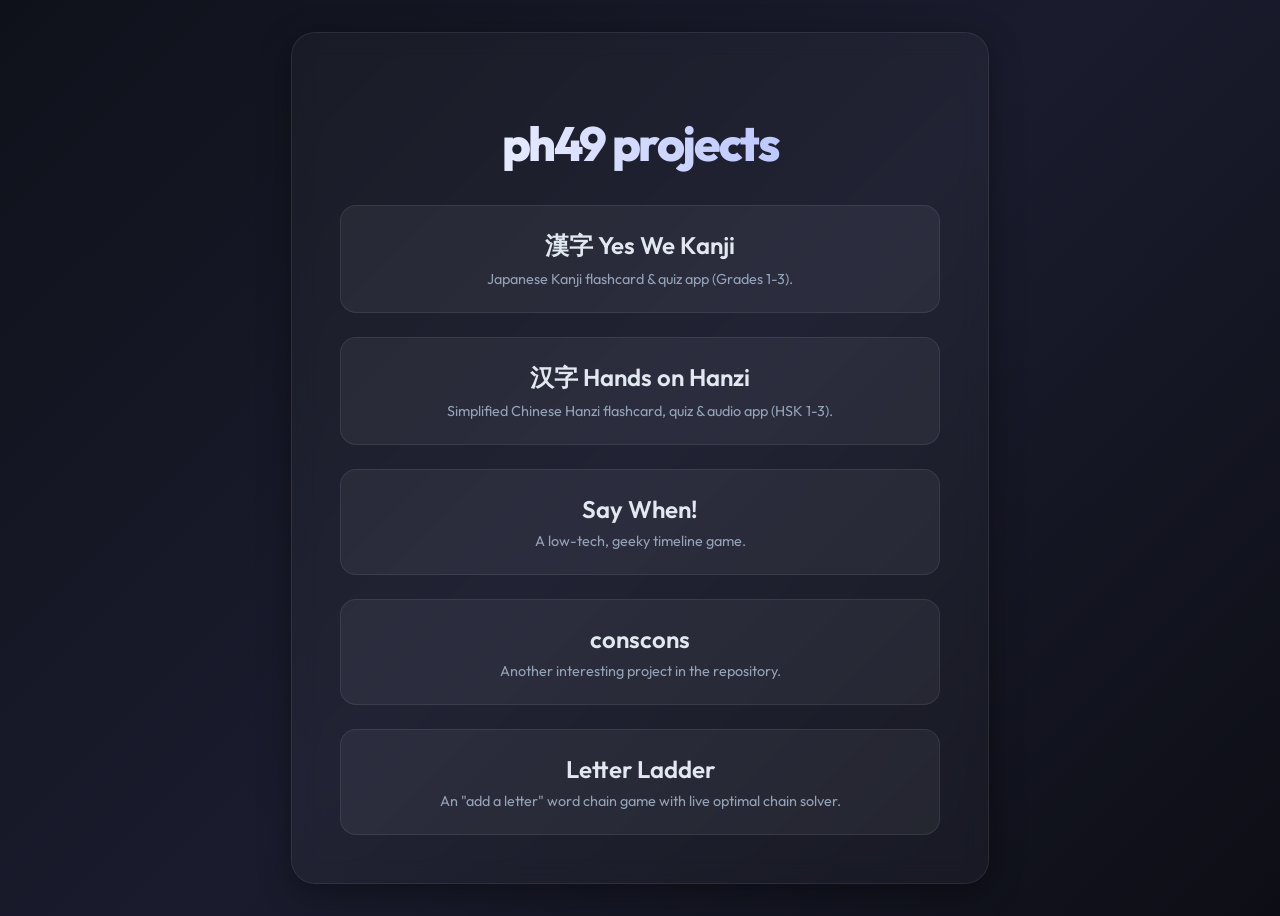
<file: index.html>
<!DOCTYPE html>
<html lang="en">
<head>
    <meta charset="UTF-8">
    <meta name="viewport" content="width=device-width, initial-scale=1.0">
    <title>ph49 - Projects</title>
    <!-- Google Fonts -->
    <link rel="preconnect" href="https://fonts.googleapis.com">
    <link rel="preconnect" href="https://fonts.gstatic.com" crossorigin>
    <link href="https://fonts.googleapis.com/css2?family=Outfit:wght@400;600;800&display=swap" rel="stylesheet">
    <style>
        /* Premium Styling (Glassmorphism) */
        :root {
            --bg-color: #0f111a;
            --bg-gradient: linear-gradient(135deg, #0f111a 0%, #1a1c2e 50%, #0d0e15 100%);
            --glass-bg: rgba(255, 255, 255, 0.03);
            --glass-border: rgba(255, 255, 255, 0.08);
            --primary: #6366f1;
            --text-color: #e2e8f0;
            --text-muted: #94a3b8;
            --font-family: 'Outfit', sans-serif;
        }
        body {
            font-family: var(--font-family);
            background: var(--bg-gradient);
            color: var(--text-color);
            min-height: 100vh;
            display: flex;
            justify-content: center;
            align-items: center;
            margin: 0;
        }
        .container {
            width: 100%;
            max-width: 600px;
            padding: 3rem;
            background: var(--glass-bg);
            backdrop-filter: blur(12px);
            border-radius: 24px;
            border: 1px solid var(--glass-border);
            text-align: center;
            box-shadow: 0 8px 32px 0 rgba(0, 0, 0, 0.37);
            margin: 2rem;
        }
        h1 {
            font-size: 3rem;
            font-weight: 800;
            background: linear-gradient(to right, #fff, #a5b4fc);
            -webkit-background-clip: text;
            -webkit-text-fill-color: transparent;
            margin-bottom: 2rem;
            letter-spacing: -0.05em;
        }
        .links-grid {
            display: flex;
            flex-direction: column;
            gap: 1.5rem;
            margin-top: 2rem;
        }
        .card {
            background: rgba(255, 255, 255, 0.05);
            border: 1px solid var(--glass-border);
            border-radius: 16px;
            padding: 1.5rem;
            text-decoration: none;
            color: var(--text-color);
            transition: all 0.3s ease;
            display: flex;
            flex-direction: column;
            align-items: center;
            gap: 0.5rem;
        }
        .card:hover {
            transform: translateY(-5px);
            border-color: var(--primary);
            background: rgba(99, 102, 241, 0.1);
            box-shadow: 0 10px 20px rgba(99, 102, 241, 0.2);
        }
        .card-title {
            font-size: 1.5rem;
            font-weight: 600;
        }
        .card-desc {
            font-size: 0.9rem;
            color: var(--text-muted);
        }
    </style>
</head>
<body>
    <div class="container">
        <h1>ph49 projects</h1>
        <div class="links-grid">

            <a href="kanji/index.html" class="card">
                <span class="card-title">漢字 Yes We Kanji</span>
                <span class="card-desc">Japanese Kanji flashcard & quiz app (Grades 1-3).</span>
            </a>
            <a href="hanzi/index.html" class="card">
                <span class="card-title">汉字 Hands on Hanzi</span>
                <span class="card-desc">Simplified Chinese Hanzi flashcard, quiz & audio app (HSK 1-3).</span>
            </a>
            <a href="say-when/index.html" class="card">
                <span class="card-title">Say When!</span>
                <span class="card-desc">A low-tech, geeky timeline game.</span>
            </a>
            <a href="conscons.html" class="card">
                <span class="card-title">conscons</span>
                <span class="card-desc">Another interesting project in the repository.</span>
            </a>
            <a href="add-a-letter/index.html" class="card">
                <span class="card-title">Letter Ladder</span>
                <span class="card-desc">An "add a letter" word chain game with live optimal chain solver.</span>
            </a>
        </div>
    </div>
</body>
</html>
</file>
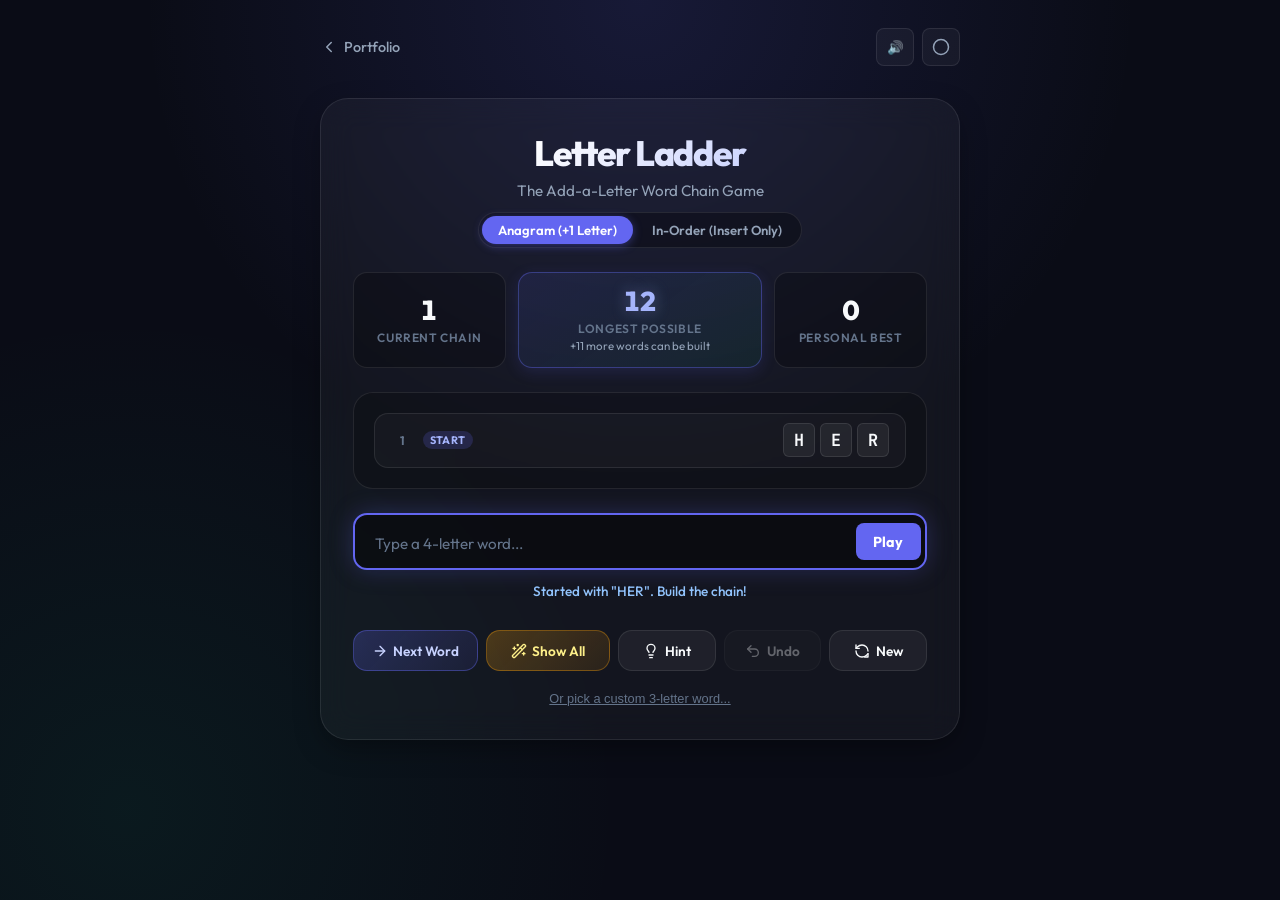
<file: add-a-letter/index.html>
<!DOCTYPE html>
<html lang="en">
<head>
    <meta charset="UTF-8">
    <meta name="viewport" content="width=device-width, initial-scale=1.0">
    <title>Letter Ladder — The Add-a-Letter Word Game</title>
    <meta name="description" content="Build the longest word chain by adding one letter at a time. Discover optimal word ladders, test your vocabulary, and see how deep your chain can go.">
    
    <!-- Google Fonts -->
    <link rel="preconnect" href="https://fonts.googleapis.com">
    <link rel="preconnect" href="https://fonts.gstatic.com" crossorigin>
    <link href="https://fonts.googleapis.com/css2?family=JetBrains+Mono:wght@500;700;800&family=Outfit:wght@400;500;600;700;800&display=swap" rel="stylesheet">
    
    <link rel="stylesheet" href="style.css">
</head>
<body>
    <!-- Top Navigation -->
    <header class="app-header">
        <a href="../index.html" class="back-link" id="nav-back">
            <svg xmlns="http://www.w3.org/2000/svg" width="18" height="18" viewBox="0 0 24 24" fill="none" stroke="currentColor" stroke-width="2" stroke-linecap="round" stroke-linejoin="round"><path d="m15 18-6-6 6-6"/></svg>
            Portfolio
        </a>
        <div class="header-controls">
            <button class="icon-btn" id="sound-toggle" title="Toggle Sound" aria-label="Toggle Sound">
                <span id="sound-icon">🔊</span>
            </button>
            <button class="icon-btn" id="btn-help" title="How to Play" aria-label="How to Play">
                <svg xmlns="http://www.w3.org/2000/svg" width="18" height="18" viewBox="0 0 24 24" fill="none" stroke="currentColor" stroke-width="2" stroke-linecap="round" stroke-linejoin="round"><circle cx="12" cy="12" r="10"/><path d="9.09 9a3 3 0 0 1 5.83 1c0 2-3 3-3 3"/><path d="12 17h.01"/></svg>
            </button>
        </div>
    </header>

    <!-- Main Game Container -->
    <main class="game-container">
        <!-- Title & Mode Selector -->
        <section class="title-area">
            <h1>Letter Ladder</h1>
            <p class="subtitle">The Add-a-Letter Word Chain Game</p>
            <div class="mode-switch-container">
                <div class="mode-pills" role="tablist">
                    <button class="mode-pill active" id="mode-anagram" title="Rearrange letters + add 1 new letter">
                        Anagram (+1 Letter)
                    </button>
                    <button class="mode-pill" id="mode-inorder" title="Keep letter sequence in order + insert 1 letter">
                        In-Order (Insert Only)
                    </button>
                </div>
            </div>
        </section>

        <!-- Stats Grid -->
        <section class="stats-grid" aria-label="Game Statistics">
            <div class="stat-box">
                <div class="stat-value" id="stat-current-len">1</div>
                <div class="stat-label">Current Chain</div>
            </div>
            <div class="stat-box highlight">
                <div class="stat-value" id="stat-longest-chain">12</div>
                <div class="stat-label">Longest Possible</div>
                <div class="stat-subtext" id="stat-longest-subtext">+11 more words can be built</div>
            </div>
            <div class="stat-box">
                <div class="stat-value" id="stat-best-score">0</div>
                <div class="stat-label">Personal Best</div>
            </div>
        </section>

        <!-- Ladder Chain Display Area -->
        <section class="ladder-section" id="ladder-section" aria-label="Word Ladder Chain">
            <div class="ladder-list" id="ladder-list">
                <!-- Rungs dynamically inserted here -->
            </div>
        </section>

        <!-- Input Section -->
        <section class="input-section">
            <div class="input-box-wrapper">
                <input type="text" id="word-input" class="word-input" placeholder="Type a 4-letter word..." maxlength="14" autocomplete="off" spellcheck="false" autofocus>
                <button type="button" id="submit-btn" class="submit-btn">Play</button>
            </div>
            <div id="feedback-msg" class="feedback-msg info">Ready to climb!</div>
        </section>

        <!-- Action Toolbar -->
        <section class="action-toolbar" aria-label="Game Controls">
            <button class="btn-action next-word" id="btn-next-word" title="Show just the next word in the chain">
                <svg xmlns="http://www.w3.org/2000/svg" width="16" height="16" viewBox="0 0 24 24" fill="none" stroke="currentColor" stroke-width="2" stroke-linecap="round" stroke-linejoin="round"><path d="M5 12h14"/><path d="m12 5 7 7-7 7"/></svg>
                Next Word
            </button>
            <button class="btn-action show-me" id="btn-show-me" title="Fill the rest of the optimal chain">
                <svg xmlns="http://www.w3.org/2000/svg" width="16" height="16" viewBox="0 0 24 24" fill="none" stroke="currentColor" stroke-width="2" stroke-linecap="round" stroke-linejoin="round"><path d="m21.64 3.64-1.28-1.28a1.21 1.21 0 0 0-1.72 0L2.36 18.64a1.21 1.21 0 0 0 0 1.72l1.28 1.28a1.2 1.2 0 0 0 1.72 0L21.64 5.36a1.2 1.2 0 0 0 0-1.72Z"/><path d="m14 7 3 3"/><path d="M5 6v4"/><path d="M19 14v4"/><path d="M10 2v2"/><path d="M7 8H3"/><path d="M21 16h-4"/><path d="M11 3H9"/></svg>
                Show All
            </button>
            <button class="btn-action" id="btn-hint" title="Reveal the added letter for the next word">
                <svg xmlns="http://www.w3.org/2000/svg" width="16" height="16" viewBox="0 0 24 24" fill="none" stroke="currentColor" stroke-width="2" stroke-linecap="round" stroke-linejoin="round"><path d="M15 14c.2-1 .7-1.7 1.5-2.5 1-.9 1.5-2.2 1.5-3.5A6 6 0 0 0 6 8c0 1 .2 2.2 1.5 3.5.7.7 1.3 1.5 1.5 2.5"/><path d="M9 18h6"/><path d="M10 22h4"/></svg>
                Hint
            </button>
            <button class="btn-action" id="btn-undo" title="Revert last word">
                <svg xmlns="http://www.w3.org/2000/svg" width="16" height="16" viewBox="0 0 24 24" fill="none" stroke="currentColor" stroke-width="2" stroke-linecap="round" stroke-linejoin="round"><path d="M9 14 4 9l5-5"/><path d="M4 9h10.5a5.5 5.5 0 0 1 5.5 5.5v0a5.5 5.5 0 0 1-5.5 5.5H11"/></svg>
                Undo
            </button>
            <button class="btn-action" id="btn-new" title="Start with a new random 3-letter word">
                <svg xmlns="http://www.w3.org/2000/svg" width="16" height="16" viewBox="0 0 24 24" fill="none" stroke="currentColor" stroke-width="2" stroke-linecap="round" stroke-linejoin="round"><path d="M21 12a9 9 0 0 0-9-9 9.75 9.75 0 0 0-6.74 2.74L3 8"/><path d="M3 3v5h5"/><path d="M3 12a9 9 0 0 0 9 9 9.75 9.75 0 0 0 6.74-2.74L21 16"/><path d="M16 21h5v-5"/></svg>
                New
            </button>
        </section>
        
        <div style="text-align: center; margin-top: -0.5rem;">
            <button id="btn-custom" style="background: transparent; border: none; color: var(--text-dim); font-size: 0.8rem; text-decoration: underline; cursor: pointer;">
                Or pick a custom 3-letter word...
            </button>
        </div>
    </main>

    <!-- How to Play Modal -->
    <div class="modal-overlay" id="modal-help" role="dialog" aria-modal="true" aria-labelledby="help-title">
        <div class="modal-card">
            <div class="modal-header">
                <h2 id="help-title">How to Play</h2>
                <button class="modal-close" id="modal-help-close" aria-label="Close modal">&times;</button>
            </div>
            <div class="modal-body">
                <p><strong>Letter Ladder</strong> is an add-a-letter word game where each step grows longer by exactly one letter!</p>
                <div class="rule-highlight">
                    <strong>The Core Rule:</strong><br>
                    Start with a 3-letter word. Enter a 4-letter word that adds 1 letter. Then a 5-letter word, 6-letter word, and so on as far as you can go!
                </div>
                <p><strong>Game Modes:</strong></p>
                <ul style="padding-left: 1.25rem; display: flex; flex-direction: column; gap: 0.5rem;">
                    <li><strong>Anagram Mode:</strong> You can rearrange all previous letters when adding the new letter (e.g. <code>CAT</code> &rarr; <code>CART</code> &rarr; <code>TRACK</code> &rarr; <code>CRATER</code>).</li>
                    <li><strong>In-Order Mode:</strong> Letters must stay in their original sequence; the new letter is simply inserted anywhere (e.g. <code>CAT</code> &rarr; <code>CHAT</code> &rarr; <code>CHANT</code>).</li>
                </ul>
                <p><strong>Features:</strong></p>
                <ul style="padding-left: 1.25rem; display: flex; flex-direction: column; gap: 0.5rem;">
                    <li><strong>Longest Possible:</strong> At each step, the badge reveals the deepest word chain that can be reached from your current word.</li>
                    <li><strong>Next Word:</strong> Need just a nudge? Reveals the immediate next optimal word so you can keep playing from there.</li>
                    <li><strong>Show All:</strong> Stuck? Press <em>Show All</em> to watch the computer build the optimal chain step-by-step!</li>
                    <li><strong>Hint:</strong> Reveals the letter that unlocks the longest path.</li>
                    <li><strong>Undo:</strong> Step backward to explore different word branches.</li>
                </ul>
            </div>
        </div>
    </div>

    <!-- Custom Word Modal -->
    <div class="modal-overlay" id="modal-custom" role="dialog" aria-modal="true" aria-labelledby="custom-title">
        <div class="modal-card">
            <div class="modal-header">
                <h2 id="custom-title">Custom Starting Word</h2>
                <button class="modal-close" id="modal-custom-close" aria-label="Close modal">&times;</button>
            </div>
            <div class="modal-body">
                <p>Choose any valid 3-letter English word to start your chain from:</p>
                <div class="input-box-wrapper" style="margin-top: 0.5rem;">
                    <input type="text" id="custom-word-input" class="word-input" placeholder="e.g. CAT, SUN, DOG..." maxlength="3" style="padding-right: 5rem;">
                    <button type="button" id="custom-word-submit" class="submit-btn">Start</button>
                </div>
            </div>
        </div>
    </div>

    <!-- Scripts -->
    <script src="words.js"></script>
    <script src="app.js"></script>
</body>
</html>
</file>
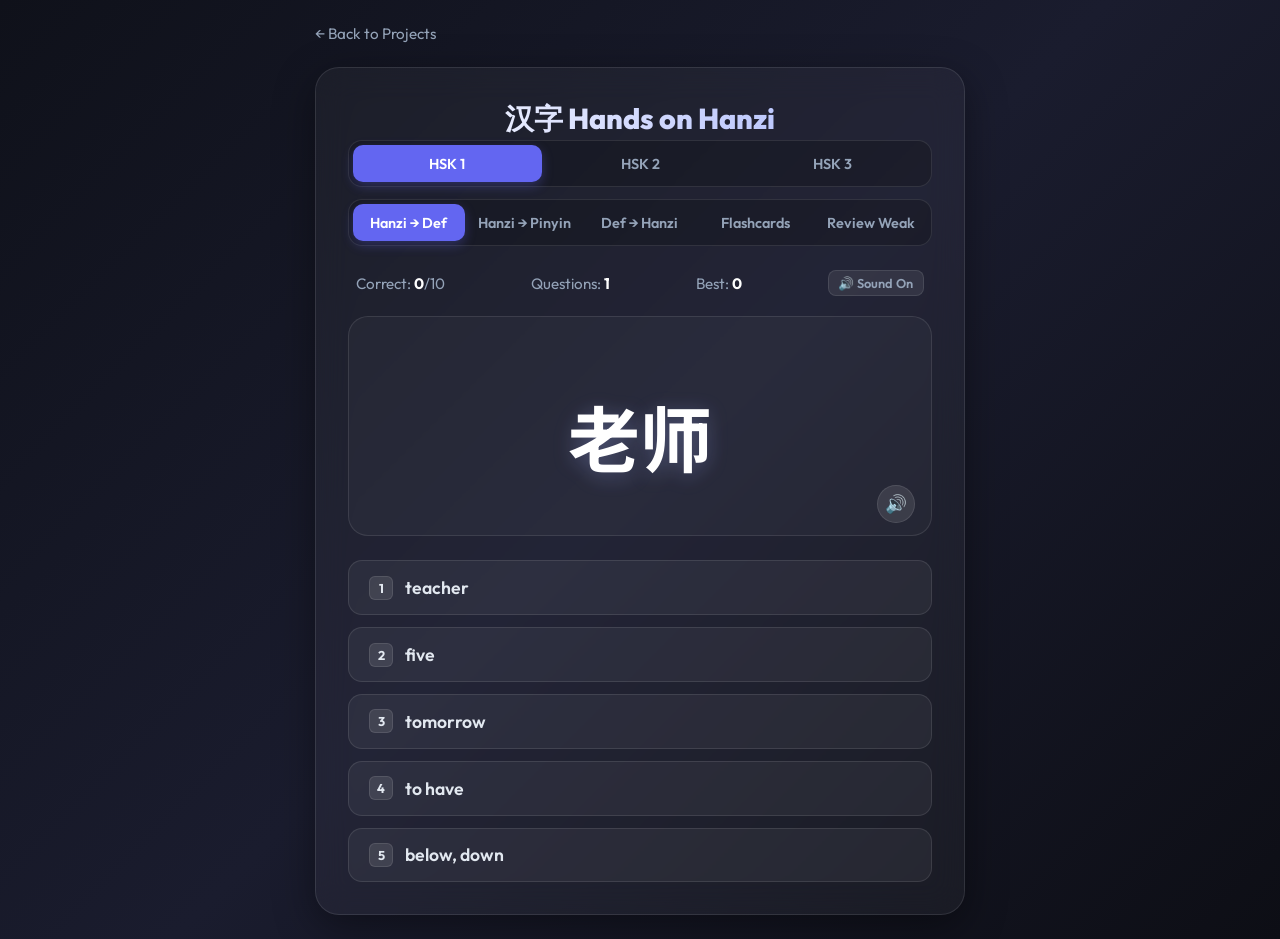
<file: hanzi/index.html>
<!DOCTYPE html>
<html lang="zh-Hans">
<head>
    <meta charset="UTF-8">
    <meta name="viewport" content="width=device-width, initial-scale=1.0">
    <title>Hands on Hanzi - Simplified Chinese Flashcards</title>
    <!-- Google Fonts: Noto Sans SC for Chinese typography -->
    <link rel="preconnect" href="https://fonts.googleapis.com">
    <link rel="preconnect" href="https://fonts.gstatic.com" crossorigin>
    <link href="https://fonts.googleapis.com/css2?family=Noto+Sans+SC:wght@400;600;800&family=Outfit:wght@400;600;800&display=swap" rel="stylesheet">
    <link rel="stylesheet" href="style.css?v=1.2">
</head>
<body>
    <header>
        <a href="../index.html" class="back-link">&larr; Back to Projects</a>
    </header>

    <div class="container">
        <h1 class="app-title">汉字 Hands on Hanzi</h1>

        <div class="controls-group">
            <!-- HSK Level Selector -->
            <div class="tab-bar" id="grade-tabs">
                <button class="tab-btn active" data-grade="hsk1">HSK 1</button>
                <button class="tab-btn" data-grade="hsk2">HSK 2</button>
                <button class="tab-btn" data-grade="hsk3">HSK 3</button>
            </div>

            <!-- Mode Selector -->
            <div class="tab-bar" id="mode-tabs">
                <button class="tab-btn active" data-mode="hanziToDef">Hanzi &rarr; Def</button>
                <button class="tab-btn" data-mode="hanziToPinyin">Hanzi &rarr; Pinyin</button>
                <button class="tab-btn" data-mode="defToHanzi">Def &rarr; Hanzi</button>
                <button class="tab-btn" data-mode="flashcards">Flashcards</button>
                <button class="tab-btn" data-mode="weak">Review Weak</button>
            </div>
        </div>

        <!-- Quiz View -->
        <div id="quiz-view">
            <div class="stats-bar">
                <span>Correct: <strong id="current-score">0</strong>/<span id="target-score">10</span></span>
                <span>Questions: <strong id="question-num">0</strong></span>
                <span>Best: <strong id="best-score">0</strong></span>
                <button class="sound-toggle-btn" id="sound-toggle-btn" title="Toggle Auto Pronounce">🔊 Sound On</button>
            </div>

            <div class="question-card" id="question-card">
                <div class="card-solved-row" id="card-solved-row"></div>
                <div class="card-main-content" id="card-main-content">
                    <div class="hanzi-display" id="question-text">一</div>
                </div>
                <div class="card-missed-row" id="card-missed-row"></div>
                <button class="audio-btn" id="quiz-audio-btn" title="Pronounce word">🔊</button>
            </div>

            <div class="options-grid" id="options-grid">
                <!-- 5 option buttons will be rendered here -->
            </div>
        </div>

        <!-- Flashcard View (Hidden by default) -->
        <div id="flashcard-view" style="display: none;">
            <div class="stats-bar">
                <span>Card <strong id="fc-current-num">1</strong>/<span id="fc-total-num">80</span></span>
            </div>

            <div class="flashcard-container">
                <div class="flashcard" id="flashcard">
                    <div class="card-face card-front">
                        <div class="hanzi-display" id="fc-front-text">一</div>
                        <button class="audio-btn fc-audio" id="fc-audio-btn" title="Listen">🔊</button>
                        <span class="card-hint">Click to flip</span>
                    </div>
                    <div class="card-face card-back">
                        <div class="pinyin-display" id="fc-pinyin-text">yī</div>
                        <div class="definition-display" id="fc-back-text">one</div>
                        <span class="card-hint">Click to flip</span>
                    </div>
                </div>
            </div>

            <div class="flashcard-nav">
                <button class="nav-btn" id="fc-prev-btn">&larr; Previous</button>
                <button class="nav-btn" id="fc-next-btn">Next &rarr;</button>
            </div>
        </div>
    </div>

    <!-- Results Modal -->
    <div class="modal-overlay" id="results-modal">
        <div class="modal-content">
            <h2 class="modal-title">Round Complete!</h2>
            <div class="score-badge" id="modal-score">8/10</div>
            <p id="modal-feedback" style="color: var(--text-muted); margin-bottom: 1rem;"></p>
            
            <div class="progress-kanji-section" style="border-top: none; margin-top: 0.5rem; padding-top: 0;">
                <div class="kanji-chips-grid" id="modal-correct-kanji-grid" style="justify-content: center;"></div>
            </div>

            <div class="modal-actions">
                <button class="primary-btn" id="modal-play-again">Play Again</button>
                <button class="secondary-btn" id="modal-review-weak">Review Missed Words</button>
            </div>
        </div>
    </div>

    <script src="data.js?v=1.2"></script>
    <script src="app.js?v=1.2"></script>
</body>
</html>
</file>
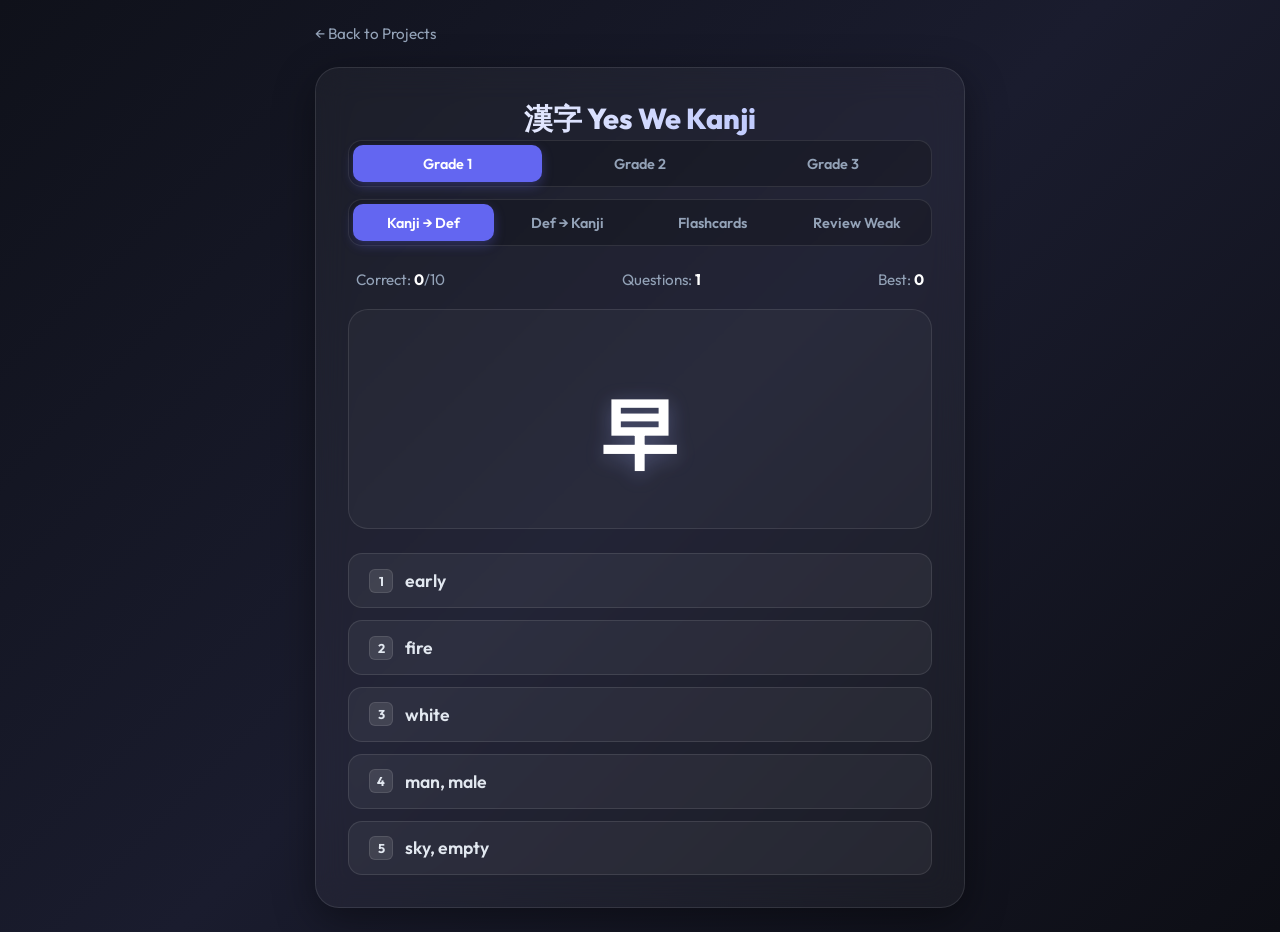
<file: kanji/index.html>
<!DOCTYPE html>
<html lang="en">
<head>
    <meta charset="UTF-8">
    <meta name="viewport" content="width=device-width, initial-scale=1.0">
    <title>Yes We Kanji - Japanese Flashcards</title>
    <!-- Google Fonts -->
    <link rel="preconnect" href="https://fonts.googleapis.com">
    <link rel="preconnect" href="https://fonts.gstatic.com" crossorigin>
    <link href="https://fonts.googleapis.com/css2?family=Noto+Sans+JP:wght@400;700&family=Outfit:wght@400;600;800&display=swap" rel="stylesheet">
    <link rel="stylesheet" href="style.css">
</head>
<body>
    <header>
        <a href="../index.html" class="back-link">&larr; Back to Projects</a>
    </header>

    <div class="container">
        <h1 class="app-title">漢字 Yes We Kanji</h1>

        <div class="controls-group">
            <!-- Grade Selector -->
            <div class="tab-bar" id="grade-tabs">
                <button class="tab-btn active" data-grade="grade1">Grade 1</button>
                <button class="tab-btn" data-grade="grade2">Grade 2</button>
                <button class="tab-btn" data-grade="grade3">Grade 3</button>
            </div>

            <!-- Mode Selector -->
            <div class="tab-bar" id="mode-tabs">
                <button class="tab-btn active" data-mode="kanjiToDef">Kanji &rarr; Def</button>
                <button class="tab-btn" data-mode="defToKanji">Def &rarr; Kanji</button>
                <button class="tab-btn" data-mode="flashcards">Flashcards</button>
                <button class="tab-btn" data-mode="weak">Review Weak</button>
            </div>
        </div>

        <!-- Quiz View -->
        <div id="quiz-view">
            <div class="stats-bar">
                <span>Correct: <strong id="current-score">0</strong>/<span id="target-score">10</span></span>
                <span>Questions: <strong id="question-num">0</strong></span>
                <span>Best: <strong id="best-score">0</strong></span>
            </div>

            <div class="question-card" id="question-card">
                <div class="card-solved-row" id="card-solved-row"></div>
                <div class="card-main-content" id="card-main-content">
                    <div class="kanji-display" id="question-text">一</div>
                </div>
                <div class="card-missed-row" id="card-missed-row"></div>
            </div>

            <div class="options-grid" id="options-grid">
                <!-- 5 option buttons will be rendered here -->
            </div>
        </div>

        <!-- Flashcard View (Hidden by default) -->
        <div id="flashcard-view" style="display: none;">
            <div class="stats-bar">
                <span>Card <strong id="fc-current-num">1</strong>/<span id="fc-total-num">80</span></span>
            </div>

            <div class="flashcard-container">
                <div class="flashcard" id="flashcard">
                    <div class="card-face card-front">
                        <div class="kanji-display" id="fc-front-text">一</div>
                        <span class="card-hint">Click to flip</span>
                    </div>
                    <div class="card-face card-back">
                        <div class="definition-display" id="fc-back-text">one</div>
                        <span class="card-hint">Click to flip</span>
                    </div>
                </div>
            </div>

            <div class="flashcard-nav">
                <button class="nav-btn" id="fc-prev-btn">&larr; Previous</button>
                <button class="nav-btn" id="fc-next-btn">Next &rarr;</button>
            </div>
        </div>
    </div>

    <!-- Results Modal -->
    <div class="modal-overlay" id="results-modal">
        <div class="modal-content">
            <h2 class="modal-title">Round Complete!</h2>
            <div class="score-badge" id="modal-score">8/10</div>
            <p id="modal-feedback" style="color: var(--text-muted); margin-bottom: 1rem;"></p>
            
            <div class="progress-kanji-section" style="border-top: none; margin-top: 0.5rem; padding-top: 0;">
                <div class="kanji-chips-grid" id="modal-correct-kanji-grid" style="justify-content: center;"></div>
            </div>

            <div class="modal-actions">
                <button class="primary-btn" id="modal-play-again">Play Again</button>
                <button class="secondary-btn" id="modal-review-weak">Review Missed Kanji</button>
            </div>
        </div>
    </div>

    <script src="data.js?v=1.0"></script>
    <script src="app.js?v=5.1"></script>
</body>
</html>
</file>
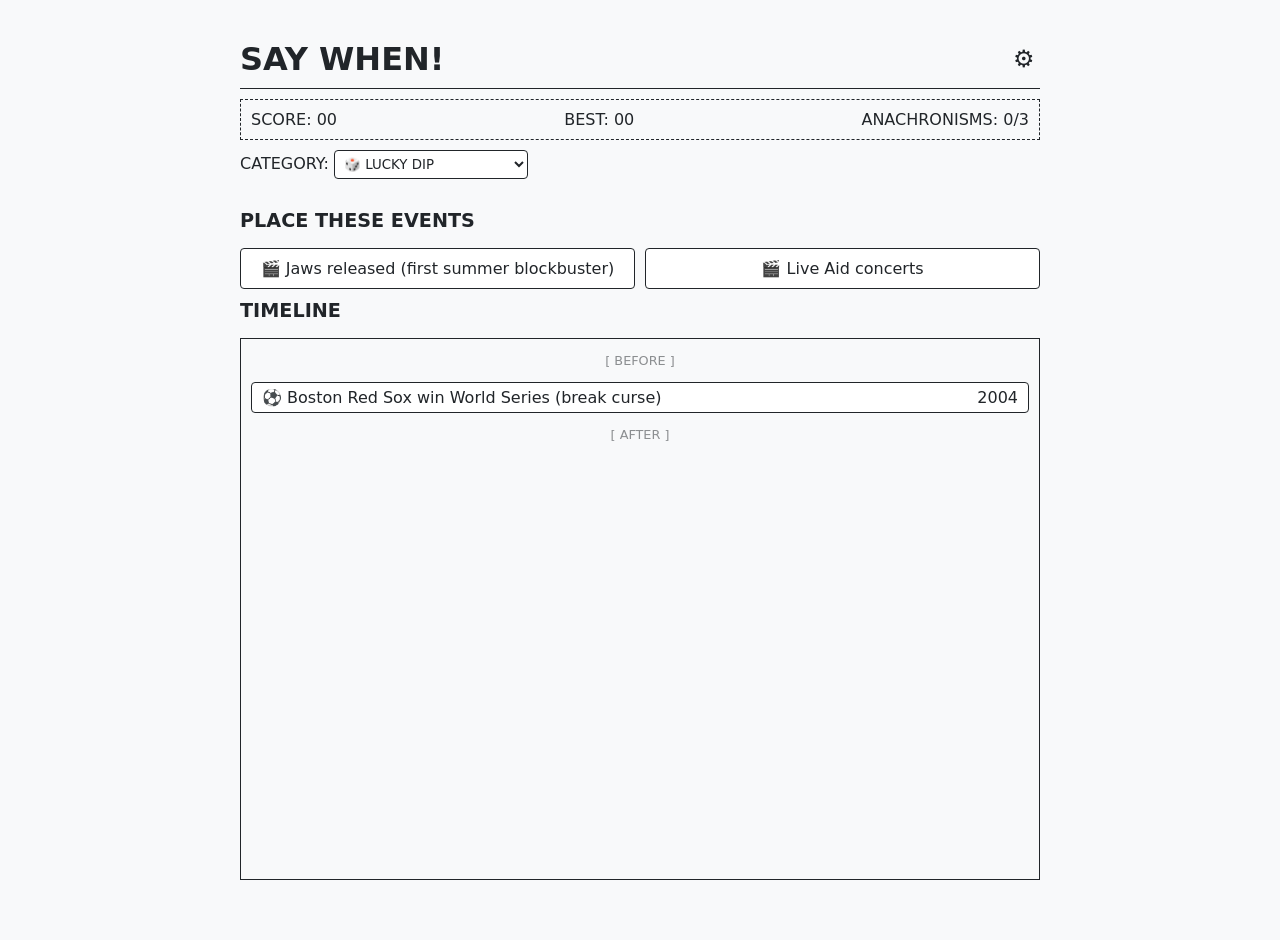
<file: say-when/index.html>
<!DOCTYPE html>
<html lang="en">
<head>
    <meta charset="UTF-8">
    <meta name="viewport" content="width=device-width, initial-scale=1.0">
    <meta name="description" content="A low-tech, geeky timeline game.">
    <title>Say When! - Geeky Timeline Game</title>
    <link rel="stylesheet" href="style.css">
    <link rel="icon" href="data:,">
</head>
<body>
    <div class="terminal-container">
        <header class="terminal-header">
            <div class="title-row">
                <h1>SAY WHEN!</h1>
                <button id="settings-btn" class="icon-button">⚙</button>
            </div>
            <div class="scoreboard">
                <div>SCORE: <span id="score-current">00</span></div>
                <div id="best-score-container" class="clickable">
                    BEST: <span id="score-high">00</span>
                    <!-- Reset Score Confirmation Modal -->
                    <div id="reset-score-modal" class="modal" style="display: none;">
                        <div class="modal-content">
                            <div class="modal-buttons">
                                <button id="confirm-reset-btn" class="popover-button">RESET TO 0</button>
                                <button id="cancel-reset-btn" class="popover-button">CANCEL</button>
                            </div>
                        </div>
                    </div>
                </div>
                <div>ANACHRONISMS: <span id="lives-count">0/3</span></div>
            </div>
            <div class="controls">
                <label for="category-select">CATEGORY:</label>
                <select id="category-select" class="terminal-select">
                    <option value="lucky-dip">🎲 LUCKY DIP</option>

                </select>
            </div>
        </header>

        <main class="terminal-main">
            <section class="pending-section">
                <h2>PLACE THESE EVENTS</h2>
                <div id="next-event-container" class="pending-container">
                    <!-- Cards will be inserted here -->
                </div>
            </section>

            <section class="timeline-section">
                <h2>TIMELINE</h2>
                <div id="timeline" class="timeline-container">
                    <!-- Timeline line and items will be inserted here -->
                </div>
            </section>
        </main>


    </div>

    <!-- Game Over Modal -->
    <div id="game-over-modal" class="modal" style="display: none;">
        <div class="modal-content">
            <h2>GAME OVER</h2>
            <p id="game-over-score"></p>
            <p id="game-over-high-score"></p>
            <p>Here are the ones you didn't get:</p>
            <ul id="outstanding-cards-list">
                <!-- List items will be inserted here -->
            </ul>
            <div class="modal-actions">
                <button id="new-game-btn" class="terminal-button">NEW GAME</button>
                <button id="share-btn" class="terminal-button">SHARE</button>
            </div>
        </div>
    </div>

    <!-- Settings Modal -->
    <div id="settings-modal" class="modal" style="display: none;">
        <div class="modal-content">
            <h2>SETTINGS</h2>
            <div class="settings-group">
                <label>
                    <input type="checkbox" id="setting-prefix-category"> Show category icons
                </label>
            </div>
            <div class="settings-group">
                <label>
                    <input type="checkbox" id="setting-month-accuracy"> Month accuracy
                </label>
            </div>
            <div class="settings-group">
                <label>
                    <input type="checkbox" id="setting-show-event-counts"> Show event counts in dropdown
                </label>
            </div>
            <div class="settings-group">
                <label>
                    <input type="checkbox" id="setting-dark-mode"> Dark mode
                </label>
            </div>
            <div class="settings-group">
                <label for="setting-pending-count">Pending cards: <span id="pending-count-value">3</span></label>
                <input type="range" id="setting-pending-count" min="1" max="3" value="3">
            </div>
            <div class="settings-group">
                <label>Lucky Dip Categories:</label>
                <div id="lucky-dip-categories-list" class="checkbox-grid">
                    <!-- Dynamic checkboxes will be inserted here -->
                </div>
            </div>

            <div class="modal-buttons">
                <button id="save-settings-btn" class="terminal-button">SAVE</button>
                <button id="close-settings-btn" class="terminal-button">CLOSE</button>
            </div>
        </div>
    </div>

    <script src="app.js"></script>
</body>
</html>
</file>
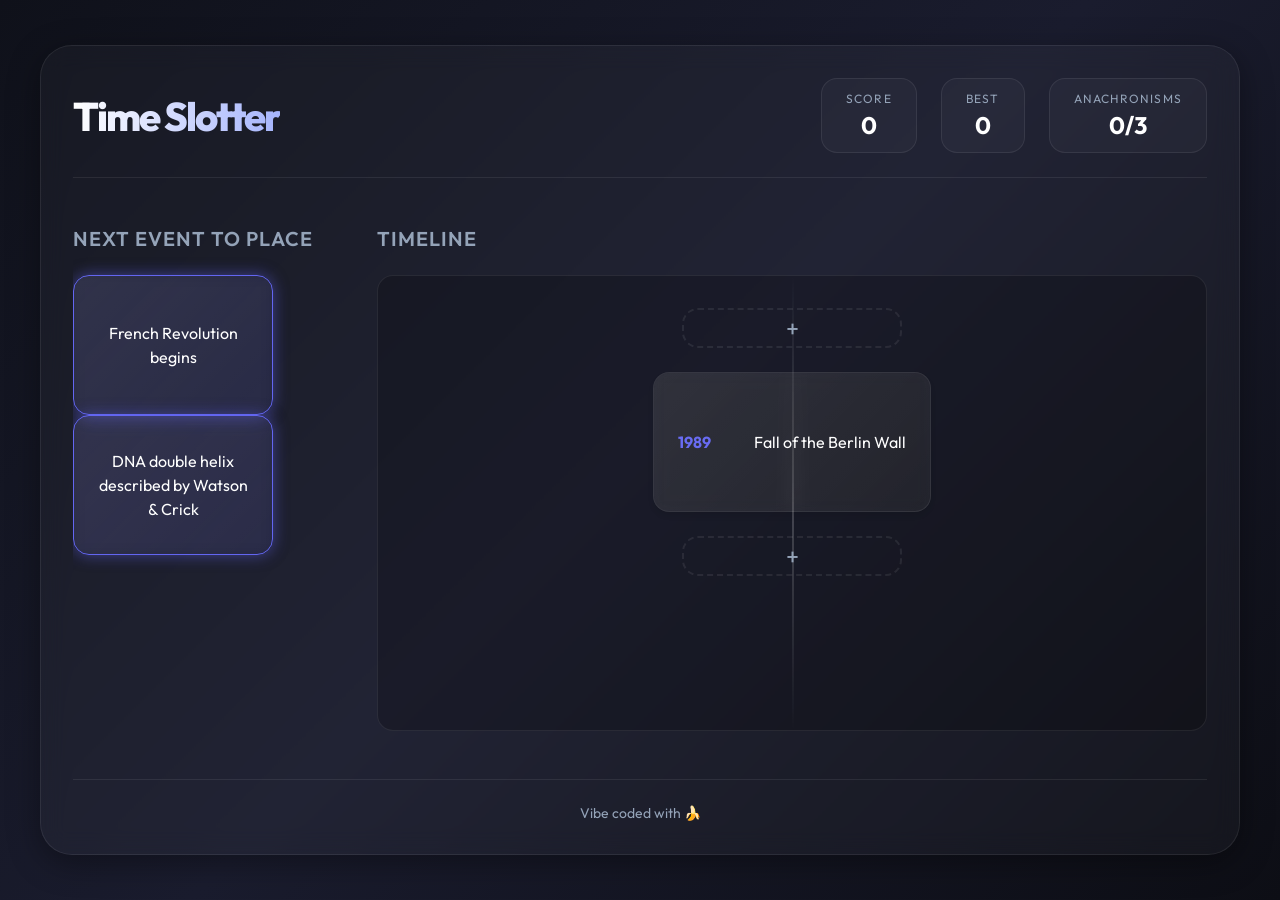
<file: time-slotter/index.html>
<!DOCTYPE html>
<html lang="en">
<head>
    <meta charset="UTF-8">
    <meta name="viewport" content="width=device-width, initial-scale=1.0">
    <meta name="description" content="A premium timeline game where you place historical events in order.">
    <title>Time Slotter - Test Your History Knowledge</title>
    <!-- Google Fonts -->
    <link rel="preconnect" href="https://fonts.googleapis.com">
    <link rel="preconnect" href="https://fonts.gstatic.com" crossorigin>
    <link href="https://fonts.googleapis.com/css2?family=Outfit:wght@300;400;600;800&display=swap" rel="stylesheet">
    <!-- Stylesheet -->
    <link rel="stylesheet" href="style.css">
</head>
<body>
    <div class="app-container">
        <header class="game-header">
            <h1>Time Slotter</h1>
            <div class="scoreboard">
                <div class="score-item">
                    <span class="score-label">Score</span>
                    <span id="score-current" class="score-value">0</span>
                </div>
                <div class="score-item" id="best-score-item">
                    <span class="score-label">Best</span>
                    <span id="score-high" class="score-value">0</span>
                </div>
                <div class="score-item">
                    <span class="score-label">Anachronisms</span>
                    <span id="lives-count" class="score-value">0/3</span>
                </div>
            </div>
        </header>

        <main class="game-area">
            <section class="next-event-section">
                <h2>Next Event to Place</h2>
                <div id="next-event-container">
                    <!-- Cards will be dynamically inserted here -->
                </div>
            </section>

            <section class="timeline-section">
                <h2>Timeline</h2>
                <div id="timeline" class="timeline-container">
                    <!-- Timeline events will be inserted here -->
                    <div class="timeline-line"></div>
                    <!-- Drop zones and cards will be added dynamically -->
                </div>
            </section>
        </main>

        <footer class="game-footer">
            <p>Vibe coded with <span id="vibe-emoji">❤️</span></p>
        </footer>
    </div>

    <!-- Script -->
    <script src="app.js"></script>
</body>
</html>
</file>
<file: add-a-letter/style.css>
/* Modern Glassmorphic Design System */
:root {
    --bg-main: #0a0c16;
    --bg-card: rgba(255, 255, 255, 0.04);
    --bg-card-hover: rgba(255, 255, 255, 0.07);
    --border-color: rgba(255, 255, 255, 0.09);
    --border-highlight: rgba(99, 102, 241, 0.4);
    
    --primary: #6366f1;
    --primary-light: #818cf8;
    --primary-glow: rgba(99, 102, 241, 0.25);
    
    --accent-gold: #f59e0b;
    --accent-gold-bg: rgba(245, 158, 11, 0.15);
    --accent-gold-border: rgba(245, 158, 11, 0.35);
    
    --accent-green: #10b981;
    --accent-green-bg: rgba(16, 185, 129, 0.15);
    
    --accent-red: #ef4444;
    --accent-red-bg: rgba(239, 68, 68, 0.15);

    --text-main: #f8fafc;
    --text-muted: #94a3b8;
    --text-dim: #64748b;

    --font-main: 'Outfit', -apple-system, BlinkMacSystemFont, 'Segoe UI', Roboto, sans-serif;
    --font-mono: 'JetBrains Mono', 'Fira Code', monospace;
    --radius-sm: 8px;
    --radius-md: 14px;
    --radius-lg: 20px;
    --radius-xl: 28px;
    
    --shadow-soft: 0 10px 30px -5px rgba(0, 0, 0, 0.4);
    --shadow-glow: 0 0 25px rgba(99, 102, 241, 0.25);
}

* {
    box-sizing: border-box;
    margin: 0;
    padding: 0;
}

body {
    font-family: var(--font-main);
    background-color: var(--bg-main);
    background-image: 
        radial-gradient(circle at 50% 0%, rgba(99, 102, 241, 0.15), transparent 45%),
        radial-gradient(circle at 10% 90%, rgba(16, 185, 129, 0.08), transparent 35%);
    background-attachment: fixed;
    color: var(--text-main);
    min-height: 100vh;
    display: flex;
    flex-direction: column;
    align-items: center;
    padding: 1.25rem;
    overflow-x: hidden;
}

/* Header */
.app-header {
    width: 100%;
    max-width: 640px;
    display: flex;
    justify-content: space-between;
    align-items: center;
    margin-bottom: 1.5rem;
    padding: 0.5rem 0;
}

.back-link {
    display: inline-flex;
    align-items: center;
    gap: 0.4rem;
    color: var(--text-muted);
    text-decoration: none;
    font-size: 0.9rem;
    font-weight: 500;
    transition: color 0.2s ease, transform 0.2s ease;
}

.back-link:hover {
    color: var(--text-main);
    transform: translateX(-2px);
}

.header-controls {
    display: flex;
    align-items: center;
    gap: 0.5rem;
}

.icon-btn {
    background: var(--bg-card);
    border: 1px solid var(--border-color);
    color: var(--text-muted);
    width: 38px;
    height: 38px;
    border-radius: var(--radius-sm);
    display: inline-flex;
    align-items: center;
    justify-content: center;
    cursor: pointer;
    transition: all 0.2s ease;
}

.icon-btn:hover {
    background: var(--bg-card-hover);
    color: var(--text-main);
    border-color: rgba(255, 255, 255, 0.2);
}

/* Main Container */
.game-container {
    width: 100%;
    max-width: 640px;
    background: var(--bg-card);
    backdrop-filter: blur(16px);
    -webkit-backdrop-filter: blur(16px);
    border: 1px solid var(--border-color);
    border-radius: var(--radius-xl);
    padding: 2rem;
    box-shadow: var(--shadow-soft);
    display: flex;
    flex-direction: column;
    gap: 1.5rem;
    margin-bottom: 2rem;
}

/* Title section */
.title-area {
    text-align: center;
}

.title-area h1 {
    font-size: 2.2rem;
    font-weight: 800;
    letter-spacing: -0.04em;
    background: linear-gradient(135deg, #ffffff 30%, #a5b4fc 100%);
    -webkit-background-clip: text;
    -webkit-text-fill-color: transparent;
    margin-bottom: 0.35rem;
}

.title-area .subtitle {
    color: var(--text-muted);
    font-size: 0.95rem;
}

/* Mode Switcher */
.mode-switch-container {
    display: flex;
    justify-content: center;
    margin-top: 0.75rem;
}

.mode-pills {
    display: inline-flex;
    background: rgba(0, 0, 0, 0.3);
    border: 1px solid var(--border-color);
    border-radius: 30px;
    padding: 3px;
    gap: 3px;
}

.mode-pill {
    background: transparent;
    border: none;
    color: var(--text-muted);
    padding: 0.4rem 1rem;
    border-radius: 20px;
    font-size: 0.82rem;
    font-weight: 600;
    cursor: pointer;
    transition: all 0.2s ease;
    font-family: var(--font-main);
}

.mode-pill.active {
    background: var(--primary);
    color: #ffffff;
    box-shadow: 0 2px 10px rgba(99, 102, 241, 0.4);
}

.mode-pill:hover:not(.active) {
    color: var(--text-main);
}

/* Stats dashboard */
.stats-grid {
    display: grid;
    grid-template-columns: 1fr 1.6fr 1fr;
    gap: 0.75rem;
}

.stat-box {
    background: rgba(0, 0, 0, 0.25);
    border: 1px solid var(--border-color);
    border-radius: var(--radius-md);
    padding: 0.85rem 0.75rem;
    text-align: center;
    display: flex;
    flex-direction: column;
    justify-content: center;
    align-items: center;
    transition: all 0.2s ease;
}

.stat-box.highlight {
    background: linear-gradient(145deg, rgba(99, 102, 241, 0.12), rgba(16, 185, 129, 0.08));
    border-color: var(--border-highlight);
    box-shadow: 0 4px 15px rgba(99, 102, 241, 0.15);
}

.stat-value {
    font-size: 1.7rem;
    font-weight: 800;
    line-height: 1.1;
    color: var(--text-main);
    font-variant-numeric: tabular-nums;
}

.stat-box.highlight .stat-value {
    color: #a5b4fc;
    text-shadow: 0 0 15px rgba(165, 180, 252, 0.4);
}

.stat-label {
    font-size: 0.75rem;
    color: var(--text-dim);
    text-transform: uppercase;
    letter-spacing: 0.05em;
    font-weight: 600;
    margin-top: 0.25rem;
}

.stat-subtext {
    font-size: 0.72rem;
    color: var(--text-muted);
    margin-top: 0.15rem;
}

/* Ladder area */
.ladder-section {
    background: rgba(0, 0, 0, 0.2);
    border: 1px solid var(--border-color);
    border-radius: var(--radius-lg);
    padding: 1.25rem;
    max-height: 380px;
    overflow-y: auto;
    scrollbar-width: thin;
    scrollbar-color: rgba(255, 255, 255, 0.15) transparent;
}

.ladder-section::-webkit-scrollbar {
    width: 6px;
}

.ladder-section::-webkit-scrollbar-thumb {
    background: rgba(255, 255, 255, 0.15);
    border-radius: 3px;
}

.ladder-list {
    display: flex;
    flex-direction: column;
    gap: 0.65rem;
}

/* Rung item */
.ladder-rung {
    display: flex;
    align-items: center;
    justify-content: space-between;
    background: rgba(255, 255, 255, 0.03);
    border: 1px solid var(--border-color);
    border-radius: var(--radius-md);
    padding: 0.6rem 1rem;
    animation: rungSlideIn 0.3s cubic-bezier(0.16, 1, 0.3, 1) forwards;
    transition: all 0.2s ease;
}

.ladder-rung:hover {
    background: rgba(255, 255, 255, 0.06);
    border-color: rgba(255, 255, 255, 0.18);
}

.ladder-rung.starter-rung {
    border-left: 4px solid var(--primary);
}

.ladder-rung.user-rung {
    border-left: 4px solid var(--accent-green);
}

.ladder-rung.ai-rung {
    border-left: 4px solid var(--accent-gold);
    background: rgba(245, 158, 11, 0.05);
}

.rung-meta {
    display: flex;
    align-items: center;
    gap: 0.6rem;
}

.rung-step {
    font-size: 0.75rem;
    font-weight: 700;
    color: var(--text-dim);
    width: 22px;
    text-align: center;
}

.rung-source {
    font-size: 0.68rem;
    font-weight: 700;
    text-transform: uppercase;
    padding: 2px 7px;
    border-radius: 10px;
    letter-spacing: 0.04em;
}

.rung-source.start {
    background: rgba(99, 102, 241, 0.2);
    color: #a5b4fc;
}

.rung-source.user {
    background: var(--accent-green-bg);
    color: #6ee7b7;
}

.rung-source.ai {
    background: var(--accent-gold-bg);
    color: #fcd34d;
}

/* Letters visual */
.word-tiles {
    display: flex;
    gap: 0.3rem;
}

.tile {
    width: 32px;
    height: 34px;
    border-radius: 6px;
    background: rgba(255, 255, 255, 0.06);
    border: 1px solid rgba(255, 255, 255, 0.1);
    display: flex;
    align-items: center;
    justify-content: center;
    font-family: var(--font-mono);
    font-weight: 700;
    font-size: 1.05rem;
    text-transform: uppercase;
    color: var(--text-main);
    transition: all 0.2s ease;
}

.tile.new-letter {
    background: linear-gradient(135deg, rgba(245, 158, 11, 0.35), rgba(245, 158, 11, 0.15));
    border-color: var(--accent-gold);
    color: #fef08a;
    box-shadow: 0 0 10px rgba(245, 158, 11, 0.3);
    transform: scale(1.05);
}

.added-badge {
    display: inline-flex;
    align-items: center;
    gap: 3px;
    font-size: 0.75rem;
    color: var(--accent-gold);
    font-weight: 700;
    font-family: var(--font-mono);
}

/* Input Area */
.input-section {
    display: flex;
    flex-direction: column;
    gap: 0.75rem;
}

.input-box-wrapper {
    position: relative;
    display: flex;
    align-items: center;
}

.word-input {
    width: 100%;
    background: rgba(0, 0, 0, 0.35);
    border: 2px solid var(--border-color);
    border-radius: var(--radius-md);
    padding: 0.85rem 5.5rem 0.85rem 1.25rem;
    font-family: var(--font-mono);
    font-size: 1.25rem;
    font-weight: 700;
    text-transform: uppercase;
    color: #ffffff;
    letter-spacing: 0.1em;
    outline: none;
    transition: all 0.2s ease;
}

.word-input:focus {
    border-color: var(--primary);
    box-shadow: var(--shadow-glow);
    background: rgba(0, 0, 0, 0.45);
}

.word-input::placeholder {
    font-family: var(--font-main);
    font-size: 0.95rem;
    font-weight: 400;
    text-transform: none;
    letter-spacing: normal;
    color: var(--text-dim);
}

.submit-btn {
    position: absolute;
    right: 6px;
    background: var(--primary);
    border: none;
    color: #ffffff;
    padding: 0.6rem 1.1rem;
    border-radius: var(--radius-sm);
    font-family: var(--font-main);
    font-weight: 700;
    font-size: 0.9rem;
    cursor: pointer;
    transition: all 0.2s ease;
}

.submit-btn:hover:not(:disabled) {
    background: var(--primary-light);
    box-shadow: 0 4px 15px rgba(99, 102, 241, 0.4);
}

.submit-btn:disabled {
    opacity: 0.4;
    cursor: not-allowed;
}

/* Feedback alert / helper message */
.feedback-msg {
    min-height: 24px;
    font-size: 0.85rem;
    font-weight: 500;
    text-align: center;
    transition: all 0.2s ease;
}

.feedback-msg.error {
    color: #f87171;
}

.feedback-msg.success {
    color: #4ade80;
}

.feedback-msg.info {
    color: #93c5fd;
}

/* Action toolbar */
.action-toolbar {
    display: grid;
    grid-template-columns: 1.15fr 1.15fr 0.9fr 0.9fr 0.9fr;
    gap: 0.5rem;
}

.btn-action {
    background: rgba(255, 255, 255, 0.05);
    border: 1px solid var(--border-color);
    color: var(--text-main);
    padding: 0.65rem 0.5rem;
    border-radius: var(--radius-md);
    font-family: var(--font-main);
    font-weight: 600;
    font-size: 0.85rem;
    cursor: pointer;
    display: flex;
    align-items: center;
    justify-content: center;
    gap: 0.35rem;
    transition: all 0.2s ease;
}

.btn-action:hover:not(:disabled) {
    background: rgba(255, 255, 255, 0.1);
    border-color: rgba(255, 255, 255, 0.2);
}

.btn-action:disabled {
    opacity: 0.35;
    cursor: not-allowed;
}

.btn-action.next-word {
    background: linear-gradient(135deg, rgba(99, 102, 241, 0.25), rgba(99, 102, 241, 0.1));
    border-color: rgba(99, 102, 241, 0.4);
    color: #c7d2fe;
}

.btn-action.next-word:hover:not(:disabled) {
    background: linear-gradient(135deg, rgba(99, 102, 241, 0.4), rgba(99, 102, 241, 0.2));
    border-color: var(--primary);
    box-shadow: 0 4px 15px rgba(99, 102, 241, 0.25);
    color: #ffffff;
}

.btn-action.show-me {
    background: linear-gradient(135deg, rgba(245, 158, 11, 0.25), rgba(245, 158, 11, 0.1));
    border-color: var(--accent-gold-border);
    color: #fef08a;
}

.btn-action.show-me:hover:not(:disabled) {
    background: linear-gradient(135deg, rgba(245, 158, 11, 0.4), rgba(245, 158, 11, 0.2));
    border-color: var(--accent-gold);
    box-shadow: 0 4px 15px rgba(245, 158, 11, 0.25);
}

/* Modal */
.modal-overlay {
    position: fixed;
    inset: 0;
    background: rgba(0, 0, 0, 0.75);
    backdrop-filter: blur(8px);
    display: flex;
    align-items: center;
    justify-content: center;
    padding: 1rem;
    z-index: 100;
    opacity: 0;
    pointer-events: none;
    transition: opacity 0.2s ease;
}

.modal-overlay.open {
    opacity: 1;
    pointer-events: auto;
}

.modal-card {
    background: #131726;
    border: 1px solid var(--border-color);
    border-radius: var(--radius-xl);
    max-width: 480px;
    width: 100%;
    padding: 2rem;
    box-shadow: 0 20px 50px rgba(0, 0, 0, 0.7);
    display: flex;
    flex-direction: column;
    gap: 1.25rem;
    transform: scale(0.95);
    transition: transform 0.2s ease;
}

.modal-overlay.open .modal-card {
    transform: scale(1);
}

.modal-header {
    display: flex;
    justify-content: space-between;
    align-items: center;
}

.modal-header h2 {
    font-size: 1.5rem;
    font-weight: 800;
}

.modal-close {
    background: transparent;
    border: none;
    color: var(--text-muted);
    font-size: 1.5rem;
    cursor: pointer;
}

.modal-body {
    color: var(--text-muted);
    font-size: 0.95rem;
    line-height: 1.6;
    display: flex;
    flex-direction: column;
    gap: 1rem;
}

.rule-highlight {
    background: rgba(99, 102, 241, 0.1);
    border-left: 3px solid var(--primary);
    padding: 0.75rem 1rem;
    border-radius: 0 var(--radius-sm) var(--radius-sm) 0;
    color: #c7d2fe;
}

/* Keyframes */
@keyframes rungSlideIn {
    from {
        opacity: 0;
        transform: translateY(-8px);
    }
    to {
        opacity: 1;
        transform: translateY(0);
    }
}

@keyframes shake {
    0%, 100% { transform: translateX(0); }
    20%, 60% { transform: translateX(-6px); }
    40%, 80% { transform: translateX(6px); }
}

.shake {
    animation: shake 0.4s ease;
}

/* Responsive adjustments */
@media (max-width: 540px) {
    body {
        padding: 0.75rem;
    }
    .game-container {
        padding: 1.25rem;
        gap: 1rem;
    }
    .title-area h1 {
        font-size: 1.75rem;
    }
    .stats-grid {
        grid-template-columns: 1fr;
        gap: 0.5rem;
    }
    .action-toolbar {
        grid-template-columns: 1fr 1fr;
    }
    .action-toolbar .btn-action:last-child {
        grid-column: span 2;
    }
    .tile {
        width: 27px;
        height: 30px;
        font-size: 0.9rem;
    }
}
</file>
<file: hanzi/style.css>
:root {
    --bg-color: #0f111a;
    --bg-gradient: linear-gradient(135deg, #0f111a 0%, #1a1c2e 50%, #0d0e15 100%);
    --glass-bg: rgba(255, 255, 255, 0.04);
    --glass-border: rgba(255, 255, 255, 0.1);
    --primary: #6366f1;
    --primary-hover: #4f46e5;
    --success: #10b981;
    --success-bg: rgba(16, 185, 129, 0.2);
    --error: #ef4444;
    --error-bg: rgba(239, 68, 68, 0.2);
    --text-color: #e2e8f0;
    --text-muted: #94a3b8;
    --font-main: 'Outfit', -apple-system, BlinkMacSystemFont, "Segoe UI", Roboto, sans-serif;
    --font-hanzi: "Noto Sans SC", "PingFang SC", "Microsoft YaHei", "SimSun", sans-serif;
}

* {
    box-sizing: border-box;
    margin: 0;
    padding: 0;
}

body {
    font-family: var(--font-main);
    background: var(--bg-gradient);
    color: var(--text-color);
    min-height: 100vh;
    display: flex;
    flex-direction: column;
    align-items: center;
    padding: 1.5rem 1rem;
}

.container {
    width: 100%;
    max-width: 650px;
    background: var(--glass-bg);
    backdrop-filter: blur(16px);
    -webkit-backdrop-filter: blur(16px);
    border-radius: 24px;
    border: 1px solid var(--glass-border);
    padding: 2rem;
    box-shadow: 0 12px 40px rgba(0, 0, 0, 0.4);
    margin-top: 1rem;
}

header {
    width: 100%;
    max-width: 650px;
    display: flex;
    justify-content: space-between;
    align-items: center;
    margin-bottom: 0.5rem;
}

.back-link {
    color: var(--text-muted);
    text-decoration: none;
    font-size: 0.95rem;
    display: flex;
    align-items: center;
    gap: 0.4rem;
    transition: color 0.2s;
}

.back-link:hover {
    color: #fff;
}

.app-title {
    font-size: 1.8rem;
    font-weight: 800;
    background: linear-gradient(to right, #fff, #a5b4fc);
    -webkit-background-clip: text;
    -webkit-text-fill-color: transparent;
    text-align: center;
}

/* Control Groups (Grade & Mode) */
.controls-group {
    display: flex;
    flex-direction: column;
    gap: 0.75rem;
    margin-bottom: 1.5rem;
}

.tab-bar {
    display: flex;
    background: rgba(0, 0, 0, 0.2);
    border: 1px solid var(--glass-border);
    border-radius: 14px;
    padding: 4px;
    gap: 4px;
}

.tab-btn {
    flex: 1;
    background: transparent;
    border: none;
    color: var(--text-muted);
    padding: 0.6rem 0.5rem;
    border-radius: 10px;
    font-family: var(--font-main);
    font-weight: 600;
    font-size: 0.9rem;
    cursor: pointer;
    transition: all 0.2s ease;
}

.tab-btn:hover {
    color: var(--text-color);
    background: rgba(255, 255, 255, 0.05);
}

.tab-btn.active {
    background: var(--primary);
    color: #fff;
    box-shadow: 0 4px 12px rgba(99, 102, 241, 0.3);
}

/* Stats Bar */
.stats-bar {
    display: flex;
    justify-content: space-between;
    align-items: center;
    font-size: 0.95rem;
    color: var(--text-muted);
    margin-bottom: 1.25rem;
    padding: 0 0.5rem;
}

.stats-bar span strong {
    color: #fff;
}

.sound-toggle-btn {
    background: rgba(255, 255, 255, 0.08);
    border: 1px solid var(--glass-border);
    border-radius: 8px;
    color: var(--text-muted);
    padding: 0.25rem 0.6rem;
    font-family: var(--font-main);
    font-size: 0.8rem;
    font-weight: 600;
    cursor: pointer;
    transition: all 0.2s ease;
}

.sound-toggle-btn:hover {
    color: #fff;
    background: rgba(255, 255, 255, 0.15);
}

.sound-toggle-btn.muted {
    opacity: 0.6;
}

/* Question Box */
.question-card {
    background: rgba(255, 255, 255, 0.03);
    border: 1px solid var(--glass-border);
    border-radius: 20px;
    padding: 3.2rem 1rem 2rem;
    text-align: center;
    margin-bottom: 1.5rem;
    position: relative;
    min-height: 220px;
    display: flex;
    flex-direction: column;
    justify-content: center;
    align-items: center;
}

.card-main-content {
    display: flex;
    flex-direction: column;
    justify-content: center;
    align-items: center;
    width: 100%;
}

.hanzi-display {
    font-family: var(--font-hanzi);
    font-size: 4.5rem;
    font-weight: 700;
    color: #ffffff;
    line-height: 1.1;
    text-shadow: 0 4px 20px rgba(165, 180, 252, 0.3);
}

.pinyin-display {
    font-size: 1.8rem;
    font-weight: 600;
    color: #a5b4fc;
    margin-bottom: 0.5rem;
}

.definition-display {
    font-size: 1.5rem;
    font-weight: 600;
    color: #e2e8f0;
}

.audio-btn {
    position: absolute;
    bottom: 12px;
    right: 16px;
    background: rgba(255, 255, 255, 0.1);
    border: 1px solid var(--glass-border);
    border-radius: 50%;
    width: 38px;
    height: 38px;
    font-size: 1.1rem;
    cursor: pointer;
    display: flex;
    align-items: center;
    justify-content: center;
    transition: all 0.2s ease;
    color: #fff;
}

.audio-btn:hover {
    background: var(--primary);
    transform: scale(1.1);
}

/* Choices List */
.options-grid {
    display: flex;
    flex-direction: column;
    gap: 0.75rem;
}

.option-btn {
    background: rgba(255, 255, 255, 0.05);
    border: 1px solid var(--glass-border);
    border-radius: 14px;
    padding: 0.9rem 1.25rem;
    color: #e2e8f0 !important;
    -webkit-text-fill-color: #e2e8f0 !important;
    font-family: var(--font-main);
    font-size: 1.1rem;
    font-weight: 600;
    text-align: left;
    cursor: pointer;
    transition: all 0.15s ease;
    display: flex;
    align-items: center;
    justify-content: flex-start;
}

.option-btn span {
    color: #e2e8f0;
    -webkit-text-fill-color: #e2e8f0;
}

.option-btn .opt-pinyin {
    color: #a5b4fc;
    font-weight: 600;
    margin-right: 0.5rem;
}

.option-btn.hanzi-opt {
    font-family: var(--font-hanzi);
    font-size: 2.2rem;
    justify-content: center;
    padding: 0.5rem 1rem;
}

.option-btn:hover:not(:disabled) {
    background: rgba(99, 102, 241, 0.15);
    border-color: var(--primary);
    transform: translateY(-2px);
}

.key-badge {
    background: rgba(255, 255, 255, 0.1);
    border: 1px solid var(--glass-border);
    color: var(--text-muted);
    font-size: 0.8rem;
    font-weight: 700;
    width: 24px;
    height: 24px;
    border-radius: 6px;
    display: inline-flex;
    align-items: center;
    justify-content: center;
    margin-right: 0.75rem;
    font-family: var(--font-main);
    flex-shrink: 0;
    transition: all 0.15s ease;
}

.option-btn:hover .key-badge,
.option-btn:focus .key-badge {
    background: var(--primary);
    color: #fff;
    border-color: var(--primary);
}

.option-btn:disabled {
    cursor: default;
}

/* Choice States */
.option-btn.correct {
    background: var(--success-bg) !important;
    border-color: var(--success) !important;
    color: #34d399 !important;
    box-shadow: 0 0 15px rgba(16, 185, 129, 0.4);
}

.option-btn.incorrect {
    background: var(--error-bg) !important;
    border-color: var(--error) !important;
    color: #f87171 !important;
    box-shadow: 0 0 15px rgba(239, 68, 68, 0.4);
}

/* Flashcard Mode */
.flashcard-container {
    perspective: 1000px;
    margin-bottom: 1.5rem;
}

.flashcard {
    width: 100%;
    height: 240px;
    position: relative;
    transform-style: preserve-3d;
    transition: transform 0.6s cubic-bezier(0.4, 0, 0.2, 1);
    cursor: pointer;
}

.flashcard.flipped {
    transform: rotateY(180deg);
}

.card-face {
    position: absolute;
    width: 100%;
    height: 100%;
    backface-visibility: hidden;
    -webkit-backface-visibility: hidden;
    border-radius: 20px;
    border: 1px solid var(--glass-border);
    background: rgba(255, 255, 255, 0.04);
    display: flex;
    flex-direction: column;
    justify-content: center;
    align-items: center;
    padding: 1.5rem;
}

.card-back {
    transform: rotateY(180deg);
    background: rgba(99, 102, 241, 0.1);
    border-color: rgba(99, 102, 241, 0.3);
}

.card-hint {
    position: absolute;
    bottom: 12px;
    font-size: 0.8rem;
    color: var(--text-muted);
}

.flashcard-nav {
    display: flex;
    justify-content: space-between;
    gap: 1rem;
}

.nav-btn {
    flex: 1;
    background: rgba(255, 255, 255, 0.08);
    border: 1px solid var(--glass-border);
    border-radius: 12px;
    color: var(--text-color);
    padding: 0.8rem;
    font-family: var(--font-main);
    font-weight: 600;
    cursor: pointer;
    transition: all 0.2s ease;
}

.nav-btn:hover {
    background: var(--primary);
}

/* Modal */
.modal-overlay {
    position: fixed;
    top: 0;
    left: 0;
    width: 100vw;
    height: 100vh;
    background: rgba(0, 0, 0, 0.7);
    backdrop-filter: blur(8px);
    display: flex;
    justify-content: center;
    align-items: center;
    z-index: 1000;
    opacity: 0;
    pointer-events: none;
    transition: opacity 0.3s ease;
}

.modal-overlay.active {
    opacity: 1;
    pointer-events: auto;
}

.modal-content {
    background: #181b2e;
    border: 1px solid var(--glass-border);
    border-radius: 24px;
    padding: 2.5rem;
    max-width: 450px;
    width: 90%;
    text-align: center;
    box-shadow: 0 20px 50px rgba(0, 0, 0, 0.5);
    transform: scale(0.9);
    transition: transform 0.3s ease;
}

.modal-overlay.active .modal-content {
    transform: scale(1);
}

.modal-title {
    font-size: 2rem;
    font-weight: 800;
    margin-bottom: 0.5rem;
}

.score-badge {
    font-size: 3.5rem;
    font-weight: 800;
    color: #a5b4fc;
    margin: 1rem 0;
}

.modal-actions {
    display: flex;
    flex-direction: column;
    gap: 0.75rem;
    margin-top: 1.5rem;
}

.primary-btn {
    background: var(--primary);
    color: #fff;
    border: none;
    border-radius: 12px;
    padding: 0.9rem;
    font-size: 1rem;
    font-weight: 600;
    font-family: var(--font-main);
    cursor: pointer;
    transition: background 0.2s;
}

.primary-btn:hover {
    background: var(--primary-hover);
}

.secondary-btn {
    background: transparent;
    color: var(--text-muted);
    border: 1px solid var(--glass-border);
    border-radius: 12px;
    padding: 0.8rem;
    font-size: 0.95rem;
    font-weight: 600;
    font-family: var(--font-main);
    cursor: pointer;
    transition: all 0.2s;
}

.secondary-btn:hover {
    color: #fff;
    background: rgba(255, 255, 255, 0.05);
}

/* Solved Hanzi Row */
.card-solved-row {
    position: absolute;
    top: 0.75rem;
    left: 1rem;
    right: 1rem;
    display: flex;
    justify-content: center;
    align-items: center;
    flex-wrap: wrap;
    gap: 0.5rem;
    min-height: 32px;
    z-index: 5;
}

.card-missed-row {
    position: absolute;
    bottom: 0.75rem;
    left: 1rem;
    right: 3.5rem;
    display: flex;
    justify-content: center;
    align-items: center;
    flex-wrap: wrap;
    gap: 0.5rem;
    min-height: 32px;
    z-index: 5;
}

.solved-mini-badge {
    background: rgba(16, 185, 129, 0.25);
    border: 1.5px solid #10b981;
    color: #6ee7b7;
    font-family: var(--font-hanzi);
    font-size: 1.3rem;
    font-weight: 700;
    padding: 0.2rem 0.6rem;
    border-radius: 8px;
    display: inline-flex;
    align-items: center;
    justify-content: center;
    position: relative;
    box-shadow: 0 4px 12px rgba(16, 185, 129, 0.2);
    animation: popIn 0.35s cubic-bezier(0.175, 0.885, 0.32, 1.275);
}

.solved-mini-badge.incorrect-badge {
    background: rgba(239, 68, 68, 0.25);
    border: 1.5px solid #ef4444;
    color: #f87171;
    box-shadow: 0 4px 12px rgba(239, 68, 68, 0.2);
}

.solved-mini-badge .tooltip {
    display: none;
    position: absolute;
    bottom: 120%;
    left: 50%;
    transform: translateX(-50%);
    background: #181b2e;
    color: #fff;
    font-family: var(--font-main);
    font-size: 0.75rem;
    padding: 0.3rem 0.6rem;
    border-radius: 6px;
    white-space: nowrap;
    border: 1px solid var(--glass-border);
    box-shadow: 0 4px 12px rgba(0,0,0,0.3);
    z-index: 10;
}

.solved-mini-badge:hover .tooltip {
    display: block;
}

/* Correct Chips Grid in Modal */
.progress-kanji-section {
    margin-top: 1.5rem;
    padding-top: 1.25rem;
    border-top: 1px solid var(--glass-border);
}

.kanji-chips-grid {
    display: flex;
    flex-wrap: wrap;
    gap: 0.5rem;
    min-height: 42px;
}

.kanji-chip {
    background: rgba(16, 185, 129, 0.15);
    border: 1px solid rgba(16, 185, 129, 0.4);
    color: #34d399;
    font-family: var(--font-hanzi);
    font-size: 1.3rem;
    padding: 0.3rem 0.7rem;
    border-radius: 10px;
    display: inline-flex;
    align-items: center;
    justify-content: center;
    position: relative;
    animation: popIn 0.3s ease;
}

@keyframes popIn {
    0% { transform: scale(0.6); opacity: 0; }
    100% { transform: scale(1); opacity: 1; }
}

.kanji-chip .tooltip {
    display: none;
    position: absolute;
    bottom: 115%;
    left: 50%;
    transform: translateX(-50%);
    background: #181b2e;
    color: #fff;
    font-family: var(--font-main);
    font-size: 0.75rem;
    padding: 0.3rem 0.6rem;
    border-radius: 6px;
    white-space: nowrap;
    border: 1px solid var(--glass-border);
    box-shadow: 0 4px 12px rgba(0,0,0,0.3);
    z-index: 10;
}

.kanji-chip:hover .tooltip {
    display: block;
}
</file>
<file: kanji/style.css>
:root {
    --bg-color: #0f111a;
    --bg-gradient: linear-gradient(135deg, #0f111a 0%, #1a1c2e 50%, #0d0e15 100%);
    --glass-bg: rgba(255, 255, 255, 0.04);
    --glass-border: rgba(255, 255, 255, 0.1);
    --primary: #6366f1;
    --primary-hover: #4f46e5;
    --success: #10b981;
    --success-bg: rgba(16, 185, 129, 0.2);
    --error: #ef4444;
    --error-bg: rgba(239, 68, 68, 0.2);
    --text-color: #e2e8f0;
    --text-muted: #94a3b8;
    --font-main: 'Outfit', -apple-system, BlinkMacSystemFont, "Segoe UI", Roboto, sans-serif;
    --font-kanji: "Noto Sans JP", "Hiragino Sans", "Hiragino Kaku Gothic ProN", Meiryo, sans-serif;
}

* {
    box-sizing: border-box;
    margin: 0;
    padding: 0;
}

body {
    font-family: var(--font-main);
    background: var(--bg-gradient);
    color: var(--text-color);
    min-height: 100vh;
    display: flex;
    flex-direction: column;
    align-items: center;
    padding: 1.5rem 1rem;
}

.container {
    width: 100%;
    max-width: 650px;
    background: var(--glass-bg);
    backdrop-filter: blur(16px);
    -webkit-backdrop-filter: blur(16px);
    border-radius: 24px;
    border: 1px solid var(--glass-border);
    padding: 2rem;
    box-shadow: 0 12px 40px rgba(0, 0, 0, 0.4);
    margin-top: 1rem;
}

header {
    width: 100%;
    max-width: 650px;
    display: flex;
    justify-content: space-between;
    align-items: center;
    margin-bottom: 0.5rem;
}

.back-link {
    color: var(--text-muted);
    text-decoration: none;
    font-size: 0.95rem;
    display: flex;
    align-items: center;
    gap: 0.4rem;
    transition: color 0.2s;
}

.back-link:hover {
    color: #fff;
}

.app-title {
    font-size: 1.8rem;
    font-weight: 800;
    background: linear-gradient(to right, #fff, #a5b4fc);
    -webkit-background-clip: text;
    -webkit-text-fill-color: transparent;
    text-align: center;
}

/* Control Groups (Grade & Mode) */
.controls-group {
    display: flex;
    flex-direction: column;
    gap: 0.75rem;
    margin-bottom: 1.5rem;
}

.tab-bar {
    display: flex;
    background: rgba(0, 0, 0, 0.2);
    border: 1px solid var(--glass-border);
    border-radius: 14px;
    padding: 4px;
    gap: 4px;
}

.tab-btn {
    flex: 1;
    background: transparent;
    border: none;
    color: var(--text-muted);
    padding: 0.6rem 0.5rem;
    border-radius: 10px;
    font-family: var(--font-main);
    font-weight: 600;
    font-size: 0.9rem;
    cursor: pointer;
    transition: all 0.2s ease;
}

.tab-btn:hover {
    color: var(--text-color);
    background: rgba(255, 255, 255, 0.05);
}

.tab-btn.active {
    background: var(--primary);
    color: #fff;
    box-shadow: 0 4px 12px rgba(99, 102, 241, 0.3);
}

/* Stats Bar */
.stats-bar {
    display: flex;
    justify-content: space-between;
    align-items: center;
    font-size: 0.95rem;
    color: var(--text-muted);
    margin-bottom: 1.25rem;
    padding: 0 0.5rem;
}

.stats-bar span strong {
    color: #fff;
}

/* Question Box - flex center so big kanji stays in middle */
.question-card {
    background: rgba(255, 255, 255, 0.03);
    border: 1px solid var(--glass-border);
    border-radius: 20px;
    padding: 3.2rem 1rem 2rem;
    text-align: center;
    margin-bottom: 1.5rem;
    position: relative;
    min-height: 220px;
    display: flex;
    flex-direction: column;
    justify-content: center;
    align-items: center;
}

.card-main-content {
    display: flex;
    flex-direction: column;
    justify-content: center;
    align-items: center;
    width: 100%;
}

.kanji-display {
    font-family: var(--font-kanji);
    font-size: 5rem;
    font-weight: 700;
    color: #ffffff;
    line-height: 1;
    text-shadow: 0 4px 20px rgba(165, 180, 252, 0.3);
}

.definition-display {
    font-size: 1.6rem;
    font-weight: 600;
    color: #e2e8f0;
}

/* Choices List */
.options-grid {
    display: flex;
    flex-direction: column;
    gap: 0.75rem;
}

/* option buttons. flex-start so text doesnt get pushed to right edge */
.option-btn {
    background: rgba(255, 255, 255, 0.05);
    border: 1px solid var(--glass-border);
    border-radius: 14px;
    padding: 0.9rem 1.25rem;
    color: #e2e8f0 !important;
    -webkit-text-fill-color: #e2e8f0 !important;
    font-family: var(--font-main);
    font-size: 1.1rem;
    font-weight: 600;
    text-align: left;
    cursor: pointer;
    transition: all 0.15s ease;
    display: flex;
    align-items: center;
    justify-content: flex-start;
}

.option-btn span {
    color: #e2e8f0;
    -webkit-text-fill-color: #e2e8f0;
}

.option-btn.kanji-opt {
    font-family: var(--font-kanji);
    font-size: 2.2rem;
    justify-content: center;
    padding: 0.5rem 1rem;
}

.option-btn:hover:not(:disabled) {
    background: rgba(99, 102, 241, 0.15);
    border-color: var(--primary);
    transform: translateY(-2px);
}

/* key badge hint (1-5). tried making this a circle but square looks better */
.key-badge {
    background: rgba(255, 255, 255, 0.1);
    border: 1px solid var(--glass-border);
    color: var(--text-muted);
    font-size: 0.8rem;
    font-weight: 700;
    width: 24px;
    height: 24px;
    border-radius: 6px;
    display: inline-flex;
    align-items: center;
    justify-content: center;
    margin-right: 0.75rem;
    font-family: var(--font-main);
    flex-shrink: 0;
    transition: all 0.15s ease;
}

.option-btn:hover .key-badge,
.option-btn:focus .key-badge {
    background: var(--primary);
    color: #fff;
    border-color: var(--primary);
}

.option-btn:disabled {
    cursor: default;
}

/* Choice States */
.option-btn.correct {
    background: var(--success-bg) !important;
    border-color: var(--success) !important;
    color: #34d399 !important;
    box-shadow: 0 0 15px rgba(16, 185, 129, 0.4);
}

.option-btn.incorrect {
    background: var(--error-bg) !important;
    border-color: var(--error) !important;
    color: #f87171 !important;
    box-shadow: 0 0 15px rgba(239, 68, 68, 0.4);
}

/* Flashcard Mode */
.flashcard-container {
    perspective: 1000px;
    margin-bottom: 1.5rem;
}

.flashcard {
    width: 100%;
    height: 240px;
    position: relative;
    transform-style: preserve-3d;
    transition: transform 0.6s cubic-bezier(0.4, 0, 0.2, 1);
    cursor: pointer;
}

.flashcard.flipped {
    transform: rotateY(180deg);
}

.card-face {
    position: absolute;
    width: 100%;
    height: 100%;
    backface-visibility: hidden;
    -webkit-backface-visibility: hidden;
    border-radius: 20px;
    border: 1px solid var(--glass-border);
    background: rgba(255, 255, 255, 0.04);
    display: flex;
    flex-direction: column;
    justify-content: center;
    align-items: center;
    padding: 1.5rem;
}

.card-back {
    transform: rotateY(180deg);
    background: rgba(99, 102, 241, 0.1);
    border-color: rgba(99, 102, 241, 0.3);
}

.card-hint {
    position: absolute;
    bottom: 12px;
    font-size: 0.8rem;
    color: var(--text-muted);
}

.flashcard-nav {
    display: flex;
    justify-content: space-between;
    gap: 1rem;
}

.nav-btn {
    flex: 1;
    background: rgba(255, 255, 255, 0.08);
    border: 1px solid var(--glass-border);
    border-radius: 12px;
    color: var(--text-color);
    padding: 0.8rem;
    font-family: var(--font-main);
    font-weight: 600;
    cursor: pointer;
    transition: all 0.2s ease;
}

.nav-btn:hover {
    background: var(--primary);
}

/* Modal */
.modal-overlay {
    position: fixed;
    top: 0;
    left: 0;
    width: 100vw;
    height: 100vh;
    background: rgba(0, 0, 0, 0.7);
    backdrop-filter: blur(8px);
    display: flex;
    justify-content: center;
    align-items: center;
    z-index: 1000;
    opacity: 0;
    pointer-events: none;
    transition: opacity 0.3s ease;
}

.modal-overlay.active {
    opacity: 1;
    pointer-events: auto;
}

.modal-content {
    background: #181b2e;
    border: 1px solid var(--glass-border);
    border-radius: 24px;
    padding: 2.5rem;
    max-width: 450px;
    width: 90%;
    text-align: center;
    box-shadow: 0 20px 50px rgba(0, 0, 0, 0.5);
    transform: scale(0.9);
    transition: transform 0.3s ease;
}

.modal-overlay.active .modal-content {
    transform: scale(1);
}

.modal-title {
    font-size: 2rem;
    font-weight: 800;
    margin-bottom: 0.5rem;
}

.score-badge {
    font-size: 3.5rem;
    font-weight: 800;
    color: #a5b4fc;
    margin: 1rem 0;
}

.modal-actions {
    display: flex;
    flex-direction: column;
    gap: 0.75rem;
    margin-top: 1.5rem;
}

.primary-btn {
    background: var(--primary);
    color: #fff;
    border: none;
    border-radius: 12px;
    padding: 0.9rem;
    font-size: 1rem;
    font-weight: 600;
    font-family: var(--font-main);
    cursor: pointer;
    transition: background 0.2s;
}

.primary-btn:hover {
    background: var(--primary-hover);
}

.secondary-btn {
    background: transparent;
    color: var(--text-muted);
    border: 1px solid var(--glass-border);
    border-radius: 12px;
    padding: 0.8rem;
    font-size: 0.95rem;
    font-weight: 600;
    font-family: var(--font-main);
    cursor: pointer;
    transition: all 0.2s;
}

.secondary-btn:hover {
    color: #fff;
    background: rgba(255, 255, 255, 0.05);
}

/* Solved Kanji Header inside Question Card */
.card-solved-header {
    width: 100%;
    margin-bottom: 1rem;
    padding-bottom: 0.75rem;
    border-bottom: 1px dashed rgba(255, 255, 255, 0.1);
    display: flex;
    flex-direction: column;
    align-items: center;
    gap: 0.4rem;
}

.card-solved-title {
    font-size: 0.8rem;
    font-weight: 700;
    color: var(--text-muted);
    text-transform: uppercase;
    letter-spacing: 0.08em;
}

.card-solved-row {
    position: absolute;
    top: 0.75rem;
    left: 1rem;
    right: 1rem;
    display: flex;
    justify-content: center;
    align-items: center;
    flex-wrap: wrap;
    gap: 0.5rem;
    min-height: 32px;
    z-index: 5;
}

.card-missed-row {
    position: absolute;
    bottom: 0.75rem;
    left: 1rem;
    right: 1rem;
    display: flex;
    justify-content: center;
    align-items: center;
    flex-wrap: wrap;
    gap: 0.5rem;
    min-height: 32px;
    z-index: 5;
}

.card-solved-row .none-yet {
    font-size: 0.85rem;
    color: rgba(255, 255, 255, 0.3);
    font-style: italic;
}

.solved-mini-badge {
    background: rgba(16, 185, 129, 0.25);
    border: 1.5px solid #10b981;
    color: #6ee7b7;
    font-family: var(--font-kanji);
    font-size: 1.4rem;
    font-weight: 700;
    padding: 0.25rem 0.65rem;
    border-radius: 8px;
    display: inline-flex;
    align-items: center;
    justify-content: center;
    position: relative;
    box-shadow: 0 4px 12px rgba(16, 185, 129, 0.2);
    animation: popIn 0.35s cubic-bezier(0.175, 0.885, 0.32, 1.275);
}

.solved-mini-badge.incorrect-badge {
    background: rgba(239, 68, 68, 0.25);
    border: 1.5px solid #ef4444;
    color: #f87171;
    box-shadow: 0 4px 12px rgba(239, 68, 68, 0.2);
}

.solved-mini-badge .tooltip {
    display: none;
    position: absolute;
    bottom: 120%;
    left: 50%;
    transform: translateX(-50%);
    background: #181b2e;
    color: #fff;
    font-family: var(--font-main);
    font-size: 0.75rem;
    padding: 0.3rem 0.6rem;
    border-radius: 6px;
    white-space: nowrap;
    border: 1px solid var(--glass-border);
    box-shadow: 0 4px 12px rgba(0,0,0,0.3);
    z-index: 10;
}

.solved-mini-badge:hover .tooltip {
    display: block;
}

/* Correctly Guessed Kanji Area in Modal */
.progress-kanji-section {
    margin-top: 1.5rem;
    padding-top: 1.25rem;
    border-top: 1px solid var(--glass-border);
}

.progress-title {
    font-size: 0.85rem;
    font-weight: 600;
    color: var(--text-muted);
    margin-bottom: 0.75rem;
    text-transform: uppercase;
    letter-spacing: 0.05em;
}

.kanji-chips-grid {
    display: flex;
    flex-wrap: wrap;
    gap: 0.5rem;
    min-height: 42px;
}

.kanji-chip {
    background: rgba(16, 185, 129, 0.15);
    border: 1px solid rgba(16, 185, 129, 0.4);
    color: #34d399;
    font-family: var(--font-kanji);
    font-size: 1.4rem;
    padding: 0.3rem 0.7rem;
    border-radius: 10px;
    display: inline-flex;
    align-items: center;
    justify-content: center;
    position: relative;
    animation: popIn 0.3s ease;
}

@keyframes popIn {
    0% { transform: scale(0.6); opacity: 0; }
    100% { transform: scale(1); opacity: 1; }
}

.kanji-chip .tooltip {
    display: none;
    position: absolute;
    bottom: 115%;
    left: 50%;
    transform: translateX(-50%);
    background: #181b2e;
    color: #fff;
    font-family: var(--font-main);
    font-size: 0.75rem;
    padding: 0.3rem 0.6rem;
    border-radius: 6px;
    white-space: nowrap;
    border: 1px solid var(--glass-border);
    box-shadow: 0 4px 12px rgba(0,0,0,0.3);
    z-index: 10;
}

.kanji-chip:hover .tooltip {
    display: block;
}
</file>
<file: say-when/style.css>
/* Say When! - Functional Web Style */

:root {
    --bg-color: #f8f9fa; /* Softer off-white */
    --card-bg: #ffffff; /* White for cards */
    --text-color: #212529;
    --accent-color: #0d6efd;
    --error-color: #dc3545;
    --success-color: #198754;
    --font-family: system-ui, -apple-system, "Segoe UI", Roboto, "Helvetica Neue", Arial, sans-serif;
    --border-radius: 4px; /* Slightly rounded corners */
}

body.dark-mode {
    --bg-color: #212529;
    --card-bg: #343a40;
    --text-color: #f8f9fa;
    --accent-color: #0d6efd;
    --error-color: #ea868f;
}

body {
    background-color: var(--bg-color);
    color: var(--text-color);
    font-family: var(--font-family);
    margin: 0;
    padding: 20px;
    display: flex;
    justify-content: center;
    align-items: center;
    height: 100dvh;
    overflow: hidden;
}

.terminal-container {
    width: 100%;
    max-width: 800px;
    padding: 20px;
    height: calc(100dvh - 40px);
    display: flex;
    flex-direction: column;
}

header, main, footer {
    margin-bottom: 20px;
}

.title-row {
    display: flex;
    justify-content: space-between;
    align-items: center;
    border-bottom: 1px solid var(--text-color);
    padding-bottom: 10px;
}

h1 {
    font-size: 2rem;
    margin: 0;
}

.icon-button {
    background: none;
    border: none;
    font-size: 1.5rem;
    cursor: pointer;
    color: var(--text-color);
    padding: 0 5px;
}

.icon-button:hover {
    color: var(--accent-color);
}

h2 {
    font-size: 1.2rem;
    margin-top: 0;
}

.scoreboard {
    display: flex;
    justify-content: space-between;
    margin: 10px 0;
    border: 1px dashed var(--text-color);
    padding: 10px;
}

.controls {
    margin: 10px 0;
}

.terminal-select {
    background-color: var(--card-bg);
    color: var(--text-color);
    border: 1px solid var(--text-color);
    font-family: var(--font-family);
    padding: 5px;
    cursor: pointer;
    border-radius: var(--border-radius);
}

.terminal-select:focus {
    outline: none;
    background-color: var(--text-color);
    color: var(--bg-color);
}

.pending-container {
    display: flex;
    gap: 10px;
    margin-bottom: 10px;
}

.card {
    border: 1px solid var(--text-color);
    padding: 10px;
    cursor: pointer;
    background-color: var(--card-bg);
    width: calc(50% - 5px);
    box-sizing: border-box;
    text-align: center;
    border-radius: var(--border-radius);
}

.card.dragging-origin {
    background-color: var(--text-color) !important;
    color: var(--bg-color) !important;
}

.card:hover, .card.selected {
    background-color: var(--text-color);
    color: var(--bg-color);
}

.card.incorrect, .timeline-item.incorrect {
    border-color: var(--error-color);
    color: var(--error-color);
    background-color: #ffebeb;
}

.card.incorrect:hover, .card.incorrect.selected {
    background-color: var(--error-color);
    color: var(--bg-color);
}

.timeline-container {
    border: 1px solid var(--text-color);
    padding: 10px;
    position: relative;
    display: flex;
    flex-direction: column;
    gap: 10px;
    flex: 1;
    overflow-y: auto;
    min-height: 0;
}

.timeline-item {
    border: 1px solid var(--text-color);
    padding: 5px 10px;
    display: flex;
    justify-content: space-between;
    align-items: center;
    border-radius: var(--border-radius);
    background-color: var(--card-bg);
}

.timeline-item.incorrect {
    border-color: var(--error-color);
}

main {
    flex: 1;
    display: flex;
    flex-direction: column;
    overflow: hidden;
    min-height: 0;
}

.timeline-section {
    flex: 1;
    display: flex;
    flex-direction: column;
    min-height: 0;
}

header {
    flex-shrink: 0;
}

.pending-section {
    flex-shrink: 0;
}

.drop-zone {
    padding: 20px 2px;
    margin-top: -18px;
    margin-bottom: -18px;
    position: relative;
    z-index: 1;
    text-align: center;
    cursor: pointer;
    opacity: 0.5;
    border-radius: var(--border-radius);
    font-size: 0.8rem;
    transition: margin 0.2s ease;
}

.drop-zone span {
    display: block;
    padding: 2px 6px;
    border-radius: var(--border-radius);
}

.drop-zone:hover, .drop-zone.hovered {
    margin-top: -10px;
    margin-bottom: -10px;
}

.drop-zone:hover span, .drop-zone.hovered span {
    background-color: rgba(0, 255, 0, 0.1);
    outline: 2px dotted var(--success-color);
}

.pending-container.hovered {
    border: 1px dashed var(--accent-color);
}

.card.returning {
    animation: returnToPending 0.5s ease-out;
}

@keyframes returnToPending {
    from {
        transform: scale(1.2);
        opacity: 0.5;
    }
    to {
        transform: scale(1);
        opacity: 1;
    }
}
.modal {
    position: fixed;
    top: 0;
    left: 0;
    width: 100%;
    height: 100%;
    background-color: rgba(0, 0, 0, 0.5);
    display: flex;
    justify-content: center;
    align-items: center;
    z-index: 1000;
}

.modal-content {
    background-color: var(--card-bg);
    padding: 20px;
    border: 1px solid var(--text-color);
    border-radius: var(--border-radius);
    max-width: 400px;
    width: 90%;
    text-align: center;
    box-shadow: 0 4px 8px rgba(0, 0, 0, 0.2);
}



.modal-actions {
    display: flex;
    gap: 10px;
    justify-content: center;
    margin-top: 15px;
}

.modal h2 {
    margin-top: 0;
    color: var(--error-color);
}

.modal ul {
    list-style-type: none;
    padding: 0;
    margin: 15px 0;
    text-align: left;
}

.modal li {
    margin-bottom: 5px;
    border-bottom: 1px dashed #ccc;
    padding-bottom: 5px;
}

.checkbox-grid {
    display: grid;
    grid-template-columns: repeat(auto-fill, minmax(150px, 1fr));
    gap: 5px;
    margin-top: 5px;
    max-height: 150px;
    overflow-y: auto;
    border: 1px solid #ccc;
    padding: 5px;
    text-align: left;
}
.modal-buttons {
    display: flex;
    justify-content: center;
    gap: 10px;
    margin-top: 15px;
}

#reset-score-modal .modal-buttons {
    flex-direction: column;
    gap: 5px;
}

#best-score-container {
    position: relative;
}

#reset-score-modal {
    position: absolute;
    top: 100%;
    left: 0;
    background-color: transparent;
    z-index: 1000;
    display: none;
}

.settings-group {
    margin-bottom: 15px;
    text-align: left;
}

.settings-group label {
    display: block;
    margin-bottom: 5px;
}

.settings-group input[type="checkbox"],
.settings-group input[type="radio"] {
    margin-right: 10px;
}

#reset-score-modal .modal-content {
    background-color: var(--card-bg);
    padding: 10px;
    border: 1px solid var(--text-color);
    border-radius: var(--border-radius);
    min-width: 250px;
    text-align: center;
    box-shadow: 0 2px 4px rgba(0, 0, 0, 0.1);
}

.popover-button {
    background-color: #e9ecef;
    color: #212529;
    border: 1px solid #ced4da;
    padding: 5px 10px;
    cursor: pointer;
    font-family: var(--font-family);
    font-size: 0.9rem;
    border-radius: var(--border-radius);
}

.popover-button:hover {
    background-color: #dde2e6;
}

.terminal-button {
    background-color: var(--accent-color);
    color: #ffffff;
    border: none;
    padding: 10px 20px;
    cursor: pointer;
    font-family: var(--font-family);
    font-size: 1rem;
    border-radius: var(--border-radius);
}

.terminal-button:hover {
    opacity: 0.9;
}

.clickable {
    cursor: pointer;
}

.clickable:hover {
    text-decoration: underline;
}

/* Accessibility */
.sr-only {
    position: absolute;
    width: 1px;
    height: 1px;
    padding: 0;
    margin: -1px;
    overflow: hidden;
    clip: rect(0, 0, 0, 0);
    white-space: nowrap;
    border: 0;
}

@media (max-width: 600px) {
    body {
        padding: 10px;
    }

    .terminal-container {
        padding: 10px;
        height: calc(100dvh - 20px);
    }

    h1 {
        font-size: 1.5rem;
    }

    .scoreboard {
        font-size: 0.8rem;
        padding: 5px;
    }

    .card {
        width: 100%;
    }

    .pending-container {
        flex-direction: column;
    }
}
</file>
<file: time-slotter/style.css>
/* Timeline Master - Custom Styling */

/* --- Design System Variables --- */
:root {
    --bg-color: #0f111a;
    --bg-gradient: linear-gradient(135deg, #0f111a 0%, #1a1c2e 50%, #0d0e15 100%);
    --glass-bg: rgba(255, 255, 255, 0.03);
    --glass-border: rgba(255, 255, 255, 0.08);
    --glass-border-bright: rgba(255, 255, 255, 0.2);
    --primary: #6366f1;
    --primary-glow: rgba(99, 102, 241, 0.5);
    --secondary: #ec4899;
    --accent: #10b981;
    --text-color: #e2e8f0;
    --text-muted: #94a3b8;
    --font-family: 'Outfit', system-ui, -apple-system, sans-serif;
    --shadow: 0 8px 32px 0 rgba(0, 0, 0, 0.37);
    --radius: 16px;
    --transition: all 0.3s cubic-bezier(0.4, 0, 0.2, 1);
}

/* --- Reset & Base --- */
* {
    box-sizing: border-box;
    margin: 0;
    padding: 0;
}

body {
    font-family: var(--font-family);
    background: var(--bg-gradient);
    color: var(--text-color);
    min-height: 100vh;
    display: flex;
    justify-content: center;
    align-items: center;
    overflow-x: hidden;
}

.app-container {
    width: 100%;
    max-width: 1200px;
    height: 90vh; /* Fixed height to fit viewport */
    overflow: hidden; /* Prevent container from scrolling */
    margin: 2rem;
    padding: 2rem;
    background: var(--glass-bg);
    backdrop-filter: blur(12px);
    -webkit-backdrop-filter: blur(12px);
    border-radius: calc(var(--radius) * 2);
    border: 1px solid var(--glass-border);
    box-shadow: var(--shadow);
    display: flex;
    flex-direction: column;
    gap: 3rem;
}

/* --- Header & Scoreboard --- */
.game-header {
    display: flex;
    justify-content: space-between;
    align-items: center;
    border-bottom: 1px solid var(--glass-border);
    padding-bottom: 1.5rem;
}

h1 {
    font-size: 2.5rem;
    font-weight: 800;
    background: linear-gradient(to right, #fff, #a5b4fc);
    -webkit-background-clip: text;
    -webkit-text-fill-color: transparent;
    letter-spacing: -0.05em;
}

.scoreboard {
    display: flex;
    gap: 1.5rem;
}

.score-item {
    background: var(--glass-bg);
    padding: 0.75rem 1.5rem;
    border-radius: var(--radius);
    border: 1px solid var(--glass-border);
    display: flex;
    flex-direction: column;
    align-items: center;
    min-width: 80px;
    transition: var(--transition);
}



.score-label {
    font-size: 0.75rem;
    text-transform: uppercase;
    letter-spacing: 0.1em;
    color: var(--text-muted);
    margin-bottom: 0.25rem;
}

.score-value {
    font-size: 1.5rem;
    font-weight: 700;
    color: #fff;
}

/* --- Game Area --- */
.game-area {
    display: flex;
    flex-direction: row;
    gap: 4rem;
    flex: 1;
    align-items: flex-start;
    overflow: hidden; /* Prevent game area from stretching container */
}

h2 {
    font-size: 1.25rem;
    font-weight: 600;
    color: var(--text-muted);
    margin-bottom: 1.5rem;
    text-transform: uppercase;
    letter-spacing: 0.05em;
}

/* --- Cards --- */
.card {
    background: rgba(255, 255, 255, 0.05);
    backdrop-filter: blur(8px);
    border: 1px solid var(--glass-border);
    border-radius: var(--radius);
    padding: 1.5rem;
    min-width: 220px;
    max-width: 100%;
    width: auto; /* Expand horizontally if text requires */
    height: 140px;
    display: flex;
    justify-content: center;
    align-items: center;
    text-align: center;
    cursor: pointer;
    transition: var(--transition);
    box-shadow: 0 4px 6px -1px rgba(0, 0, 0, 0.1);
    position: relative;
    overflow: hidden;
}

.card::before {
    content: '';
    position: absolute;
    top: 0;
    left: 0;
    width: 100%;
    height: 100%;
    background: linear-gradient(135deg, rgba(255,255,255,0.1) 0%, rgba(255,255,255,0) 100%);
    opacity: 0.5;
}

.card:hover {
    transform: translateY(-5px) scale(1.02);
    border-color: var(--glass-border-bright);
    box-shadow: 0 10px 20px -5px rgba(0, 0, 0, 0.3);
}

.card.next-card {
    border-color: var(--primary);
    box-shadow: 0 0 15px var(--primary-glow);
    background: rgba(99, 102, 241, 0.1);
    animation: pulse 2s infinite alternate;
    width: 200px; /* Smaller base width */
    min-width: 200px;
    height: auto; /* Grow taller for text */
    min-height: 140px;
}

.card.next-card:hover {
    transform: none; /* Prevent clipping on hover */
}

.card.selected {
    border-color: #f59e0b; /* Yellow/Amber */
    box-shadow: 0 0 15px rgba(245, 158, 11, 0.5);
    background: rgba(245, 158, 11, 0.1);
    /* Removed transform entirely to avoid clipping */
}

.card.correct {
    border-color: var(--accent);
    background: rgba(16, 185, 129, 0.1);
    animation: flash-green 0.5s ease-out;
}

.card.incorrect {
    border-color: var(--secondary);
    background: rgba(236, 72, 153, 0.1);
    animation: shake 0.5s cubic-bezier(.36,.07,.19,.97) both;
}

.event-description {
    font-size: 1rem;
    line-height: 1.5;
    color: #fff;
    font-weight: 400;
}



.placed-card .card-content {
    display: flex;
    flex-direction: row;
    gap: 1rem;
    align-items: center;
    justify-content: flex-start;
    text-align: left;
    width: 100%;
}

.placed-card .event-year {
    font-weight: 700;
    color: var(--primary);
    min-width: 60px;
}

/* --- Timeline --- */
.timeline-section {
    flex: 1;
    display: flex;
    flex-direction: column;
    height: 100%; /* Fill available height */
}

.timeline-container {
    display: flex;
    flex-direction: column-reverse;
    align-items: center;
    justify-content: flex-end; /* Pack items at the top (end of reverse flow) */
    gap: 1.5rem;
    padding: 2rem 1rem;
    position: relative;
    flex: 1; /* Fill available space in section */
    overflow-y: auto;
    background: rgba(0, 0, 0, 0.2);
    border-radius: var(--radius);
    border: 1px solid var(--glass-border);
}

/* Vertical Line */
.timeline-line {
    position: absolute;
    top: 0;
    bottom: 0;
    left: 50%;
    width: 2px;
    background: linear-gradient(to bottom, transparent, var(--glass-border-bright), transparent);
    z-index: 0;
    pointer-events: none;
}

/* Drop Zones (Click to Place) */
.drop-zone {
    min-width: 220px;
    max-width: 100%;
    width: auto;
    height: 40px;
    border: 2px dashed var(--glass-border);
    border-radius: var(--radius);
    display: flex;
    justify-content: center;
    align-items: center;
    cursor: pointer;
    transition: var(--transition);
    color: var(--text-muted);
    font-size: 1.5rem;
    flex-shrink: 0;
    z-index: 1;
}

.drop-zone:hover {
    border-color: var(--primary);
    color: var(--primary);
    background: rgba(99, 102, 241, 0.05);
}

/* --- Animations --- */
@keyframes pulse {
    0% { box-shadow: 0 0 5px var(--primary-glow); }
    100% { box-shadow: 0 0 20px var(--primary-glow); }
}

@keyframes flash-green {
    0% { box-shadow: 0 0 0px var(--accent); }
    50% { box-shadow: 0 0 20px var(--accent); }
    100% { box-shadow: 0 0 0px var(--accent); }
}

@keyframes shake {
    10%, 90% { transform: translate3d(-1px, 0, 0); }
    20%, 80% { transform: translate3d(2px, 0, 0); }
    30%, 50%, 70% { transform: translate3d(-4px, 0, 0); }
    40%, 60% { transform: translate3d(4px, 0, 0); }
}

/* --- Footer --- */
.game-footer {
    text-align: center;
    color: var(--text-muted);
    font-size: 0.875rem;
    border-top: 1px solid var(--glass-border);
    padding-top: 1.5rem;
}

/* Custom Scrollbar for Timeline */
.timeline-container::-webkit-scrollbar {
    height: 6px;
}

.timeline-container::-webkit-scrollbar-track {
    background: rgba(0, 0, 0, 0.1);
    border-radius: 3px;
}

.timeline-container::-webkit-scrollbar-thumb {
    background: var(--glass-border);
    border-radius: 3px;
}

.timeline-container::-webkit-scrollbar-thumb:hover {
    background: var(--glass-border-bright);
}
</file>
